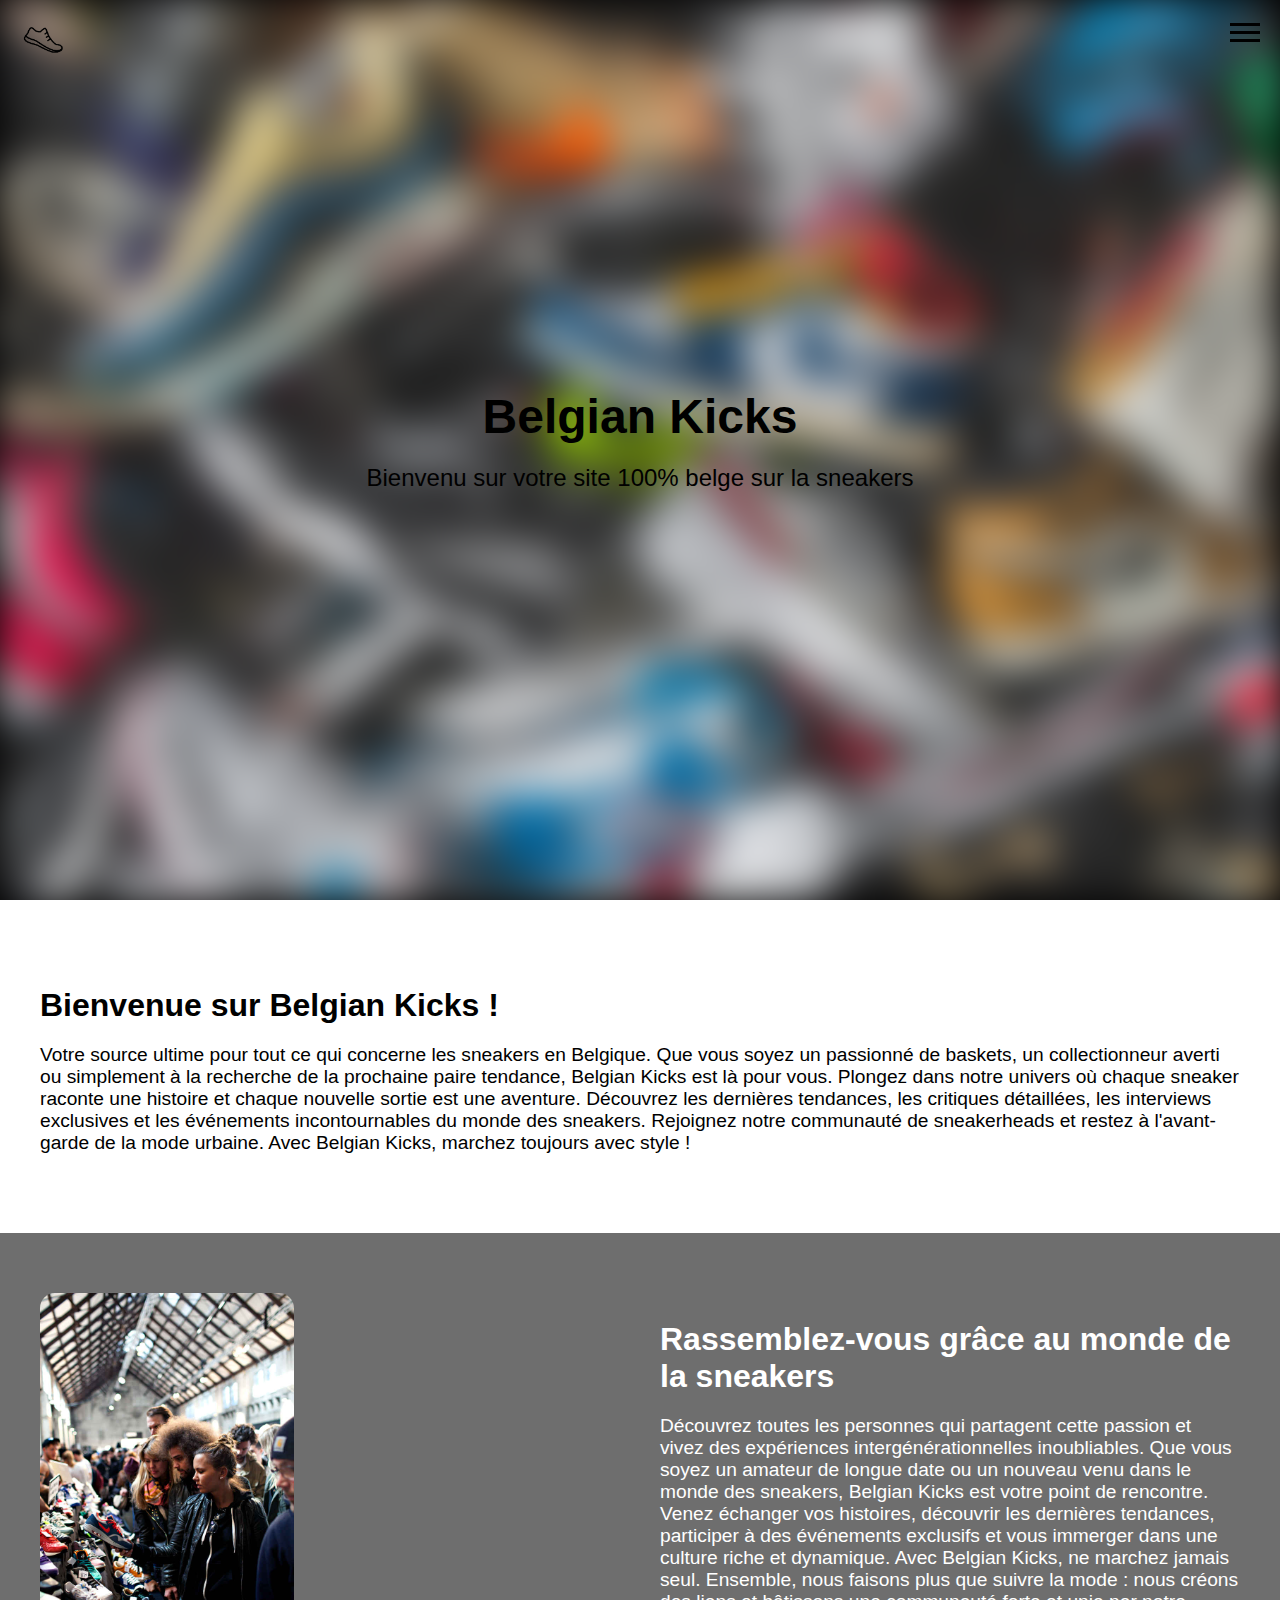
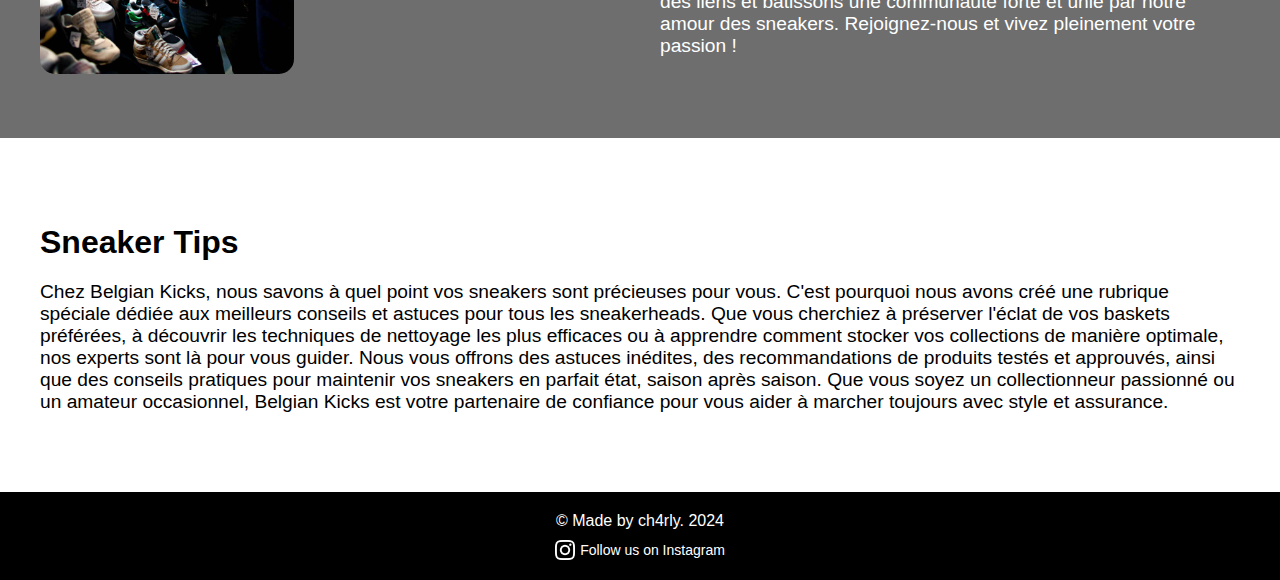
<file: index.html>
<!DOCTYPE html>
<html lang="en">
<head>
    <meta charset="UTF-8">
    <meta name="viewport" content="width=device-width, initial-scale=1.0">
    <title>Sneakers Blog</title>
    <link rel="stylesheet" href="styles.css">
</head>
<body>
    <header class="site-header">
        <div class="container">
            <div class="logo">
                <img src="image/running-shoe-icon-31.png" alt="Sneakers Blog Logo">
            </div>
            <nav class="navbar">
                <input type="checkbox" id="menu-toggle">
                <label for="menu-toggle" class="hamburger" id="menu-icon">
                    <div class="line"></div>
                    <div class="line"></div>
                    <div class="line"></div>
                </label>
                <label for="menu-toggle" class="menu-background" id="menu-background"></label>
                <ul class="menu">
                    <li><a href="index.html">Menu</a></li>
                    <li><a href="news.html">News</a></li>
                    <li><a href="about.html">À propos</a></li>
                    <li><a href="tips.html">Tips</a></li>
                    <li><a href="information.html">Information</a></li>
                </ul>
            </nav>
        </div>
    </header>
    <main>
        <section class="hero">
            <div class="hero-background"></div>
            <div class="hero-content">
                <h1>Belgian Kicks</h1>
                <p>Bienvenu sur votre site 100% belge sur la sneakers</p>
            </div>
        </section>
        <section class="full-width-section white-section">
            <div class="content">
                <h2>Bienvenue sur Belgian Kicks !</h2>
                <p>Votre source ultime pour tout ce qui concerne les sneakers en Belgique. Que vous soyez un passionné de baskets, un collectionneur averti ou simplement à la recherche de la prochaine paire tendance, Belgian Kicks est là pour vous. Plongez dans notre univers où chaque sneaker raconte une histoire et chaque nouvelle sortie est une aventure. Découvrez les dernières tendances, les critiques détaillées, les interviews exclusives et les événements incontournables du monde des sneakers. Rejoignez notre communauté de sneakerheads et restez à l'avant-garde de la mode urbaine. Avec Belgian Kicks, marchez toujours avec style ! </p>
            </div>
        </section>
        <section class="full-width-section gray-section">
            <div class="content flex-row reverse">
                <div class="text-content">
                    <h2>Rassemblez-vous grâce au monde de la sneakers</h2>
                    <p>Découvrez toutes les personnes qui partagent cette passion et vivez des expériences intergénérationnelles inoubliables. Que vous soyez un amateur de longue date ou un nouveau venu dans le monde des sneakers, Belgian Kicks est votre point de rencontre. Venez échanger vos histoires, découvrir les dernières tendances, participer à des événements exclusifs et vous immerger dans une culture riche et dynamique.

                        Avec Belgian Kicks, ne marchez jamais seul. Ensemble, nous faisons plus que suivre la mode : nous créons des liens et bâtissons une communauté forte et unie par notre amour des sneakers. Rejoignez-nous et vivez pleinement votre passion !</p>
                </div>
                <div class="image-content">
                    <img src="image/screen124313.jpg" alt="Event_img">
                </div>
            </div>
        </section>
        <section class="full-width-section white-section">
            <div class="content">
                <h2>Sneaker Tips</h2>
                <p>Chez Belgian Kicks, nous savons à quel point vos sneakers sont précieuses pour vous. C'est pourquoi nous avons créé une rubrique spéciale dédiée aux meilleurs conseils et astuces pour tous les sneakerheads. Que vous cherchiez à préserver l'éclat de vos baskets préférées, à découvrir les techniques de nettoyage les plus efficaces ou à apprendre comment stocker vos collections de manière optimale, nos experts sont là pour vous guider.

                    Nous vous offrons des astuces inédites, des recommandations de produits testés et approuvés, ainsi que des conseils pratiques pour maintenir vos sneakers en parfait état, saison après saison. Que vous soyez un collectionneur passionné ou un amateur occasionnel, Belgian Kicks est votre partenaire de confiance pour vous aider à marcher toujours avec style et assurance.</p>
            </div>
        </section>
    </main>
    <footer class="site-footer">
        <p>&copy; Made by ch4rly. 2024</p>
        <a href="https://www.instagram.com/charlounai/" target="_blank">
            <img src="image/instagram-white-icon (1).jpg" alt="Instagram Logo">
            Follow us on Instagram
        </a>
    </footer>
</body>
</html>
</file>
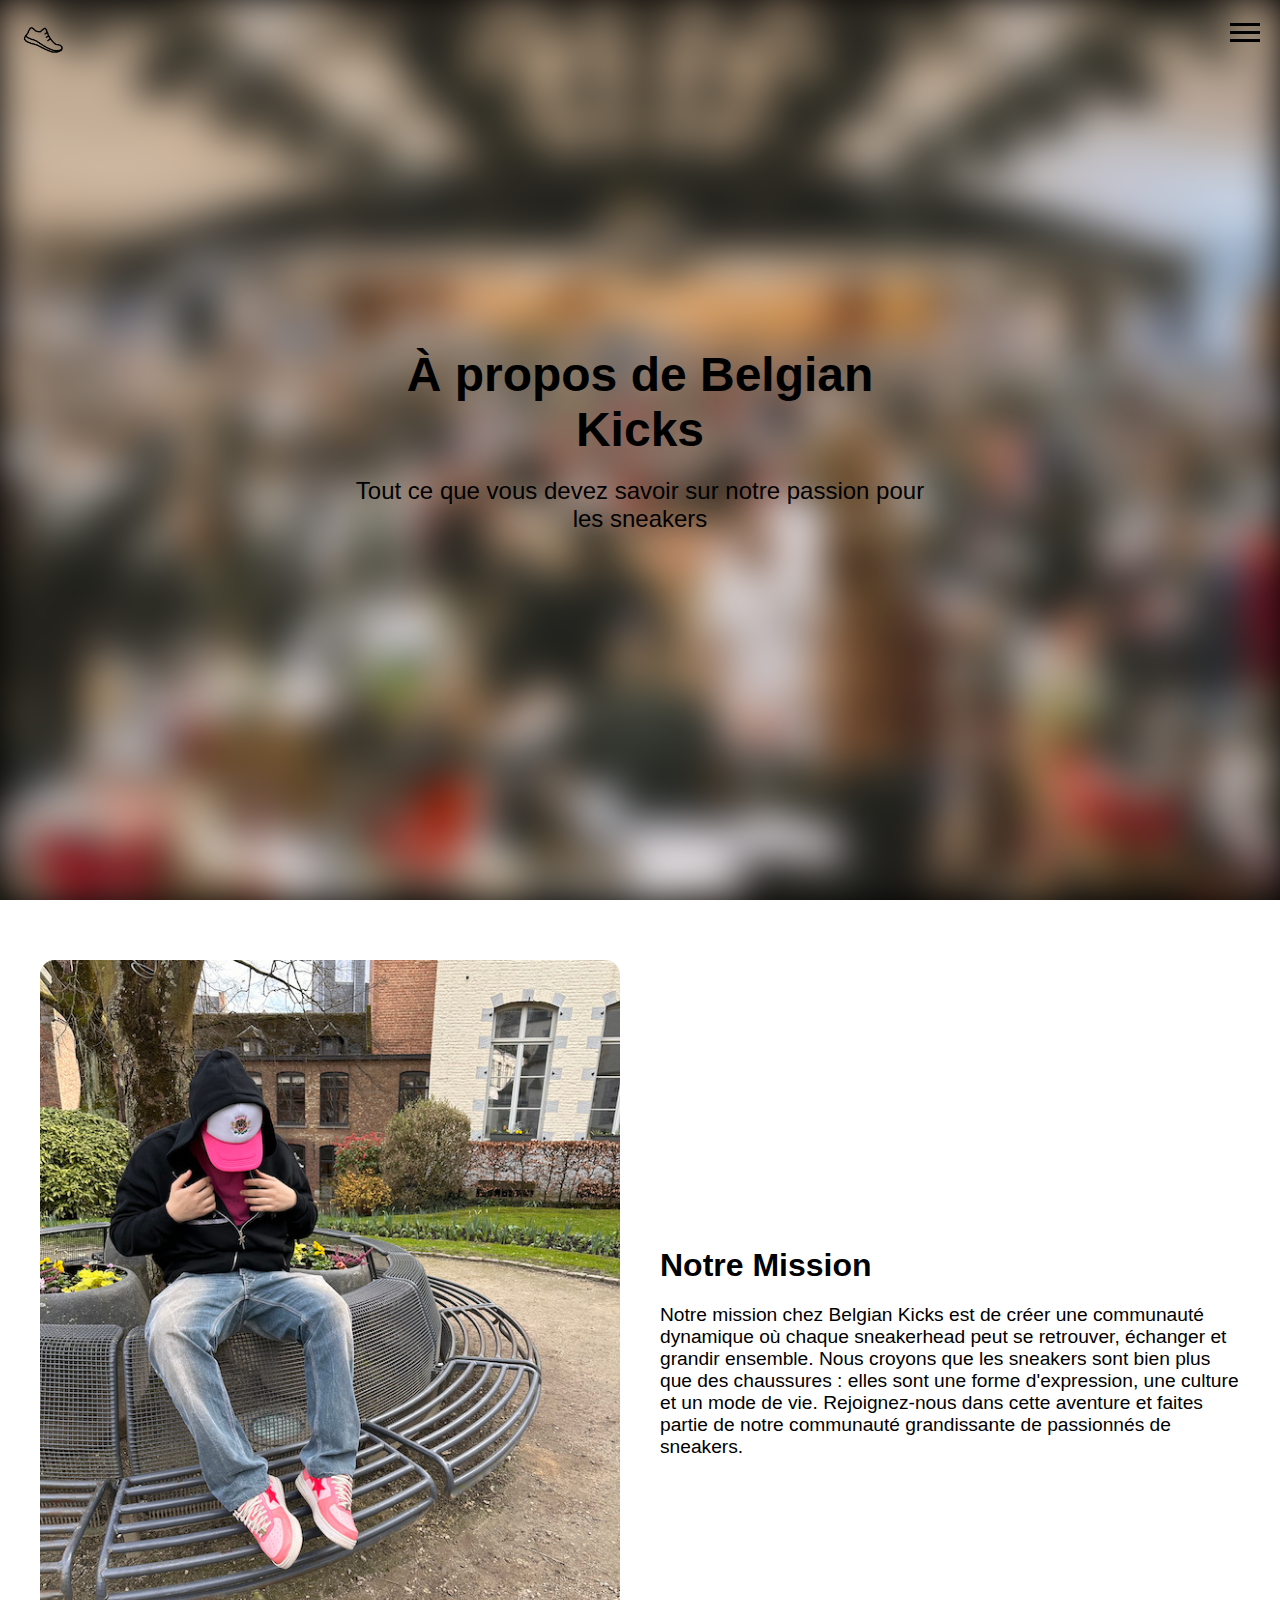
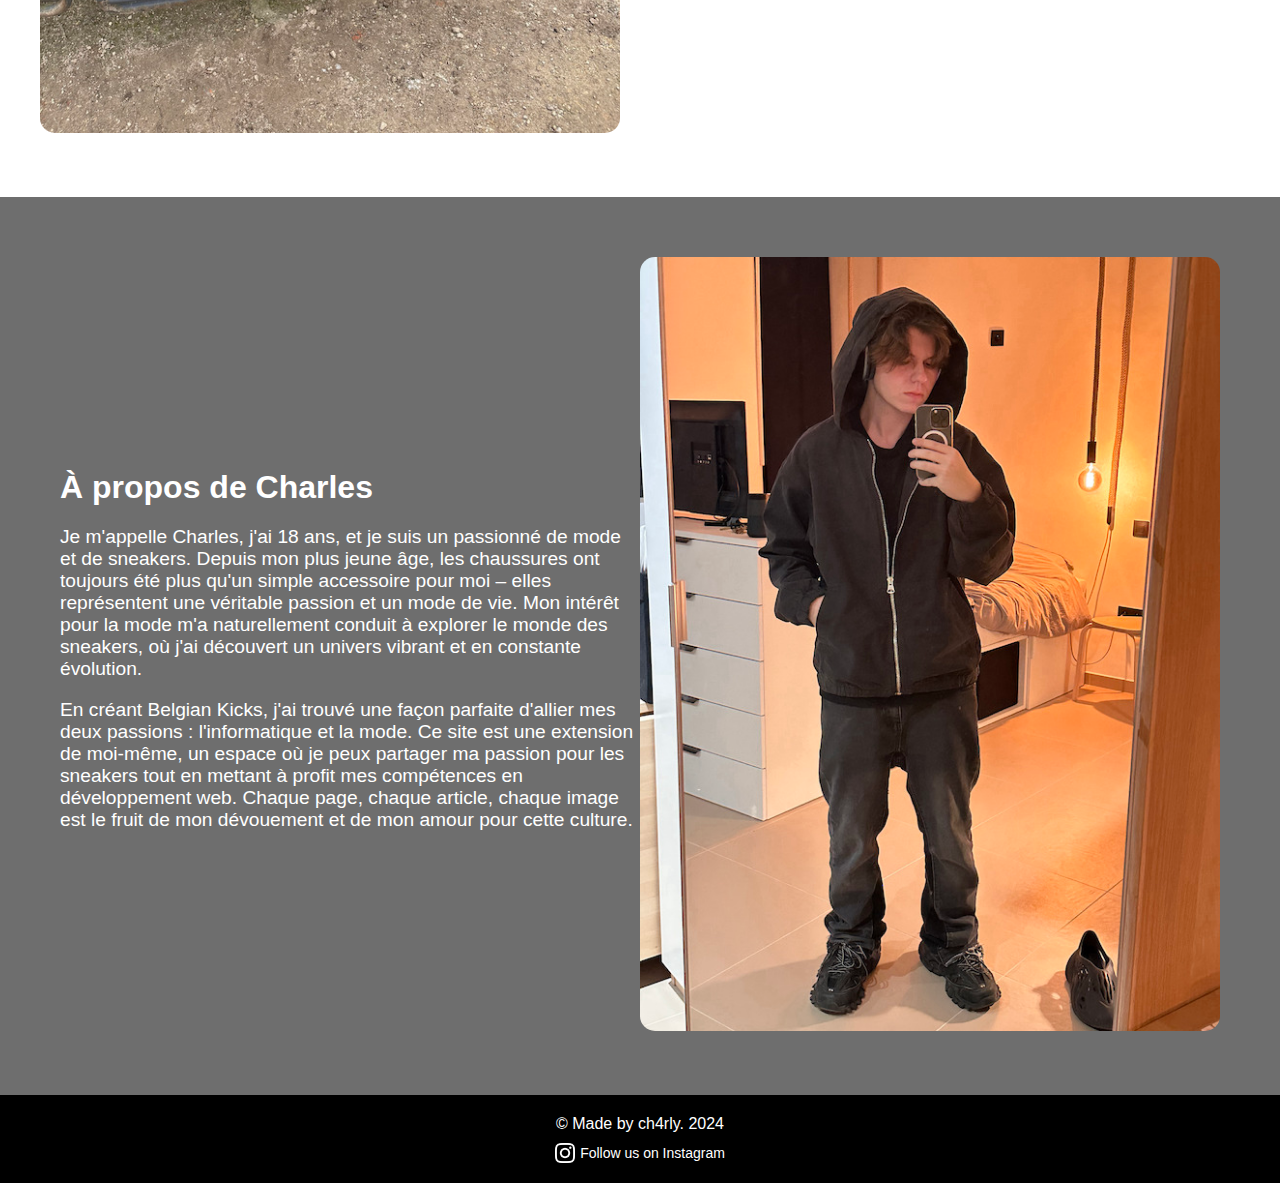
<file: about.html>
<!DOCTYPE html>
<html lang="en">
<head>
    <meta charset="UTF-8">
    <meta name="viewport" content="width=device-width, initial-scale=1.0">
    <title>À propos - Sneakers Blog</title>
    <link rel="stylesheet" href="styles.css">
</head>
<body>
    <header class="site-header">
        <div class="container">
            <div class="logo">
                <img src="image/running-shoe-icon-31.png" alt="Sneakers Blog Logo">
            </div>
            <nav class="navbar">
                <input type="checkbox" id="menu-toggle">
                <label for="menu-toggle" class="hamburger" id="menu-icon">
                    <div class="line"></div>
                    <div class="line"></div>
                    <div class="line"></div>
                </label>
                <label for="menu-toggle" class="menu-background" id="menu-background"></label>
                <ul class="menu">
                    <li><a href="index.html">Menu</a></li>
                    <li><a href="news.html">News</a></li>
                    <li><a href="about.html">À propos</a></li>
                    <li><a href="tips.html">Tips</a></li>
                    <li><a href="information.html">Information</a></li>
                </ul>
            </nav>
        </div>
    </header>
    <main>
        <section class="hero hero-about">
            <div class="hero-background"></div>
            <div class="hero-content hero-content-centered">
                <h1>À propos de Belgian Kicks</h1>
                <p>Tout ce que vous devez savoir sur notre passion pour les sneakers</p>
            </div>
        </section>
        <section class="full-width-section white-section">
            <div class="content flex-row">
                <div class="image-content">
                    <img src="image/IMG_3969.jpg" alt="Photo de Charles">
                </div>
                <div class="text-content">
                    <h2>Notre Mission</h2>
                    <p>Notre mission chez Belgian Kicks est de créer une communauté dynamique où chaque sneakerhead peut se retrouver, échanger et grandir ensemble. Nous croyons que les sneakers sont bien plus que des chaussures : elles sont une forme d'expression, une culture et un mode de vie. Rejoignez-nous dans cette aventure et faites partie de notre communauté grandissante de passionnés de sneakers.</p>
                </div>
            </div>
        </section>
        <section class="full-width-section gray-section">
            <div class="content flex-row">
                <div class="text-content">
                    <h2>À propos de Charles</h2>
                    <p>Je m'appelle Charles, j'ai 18 ans, et je suis un passionné de mode et de sneakers. Depuis mon plus jeune âge, les chaussures ont toujours été plus qu'un simple accessoire pour moi – elles représentent une véritable passion et un mode de vie. Mon intérêt pour la mode m'a naturellement conduit à explorer le monde des sneakers, où j'ai découvert un univers vibrant et en constante évolution.</p>
                    <p>En créant Belgian Kicks, j'ai trouvé une façon parfaite d'allier mes deux passions : l'informatique et la mode. Ce site est une extension de moi-même, un espace où je peux partager ma passion pour les sneakers tout en mettant à profit mes compétences en développement web. Chaque page, chaque article, chaque image est le fruit de mon dévouement et de mon amour pour cette culture.</p>
                </div>
                <div class="image-content">
                    <img src="image/IMG_3112.jpg" alt="Notre Histoire">
                </div>
            </div>
        </section>
    </main>
    <footer class="site-footer">
        <p>&copy; Made by ch4rly. 2024</p>
        <a href="https://www.instagram.com/charlounai/" target="_blank">
            <img src="image/instagram-white-icon (1).jpg" alt="Instagram Logo">
            Follow us on Instagram
        </a>
    </footer>
</body>
</html>
</file>
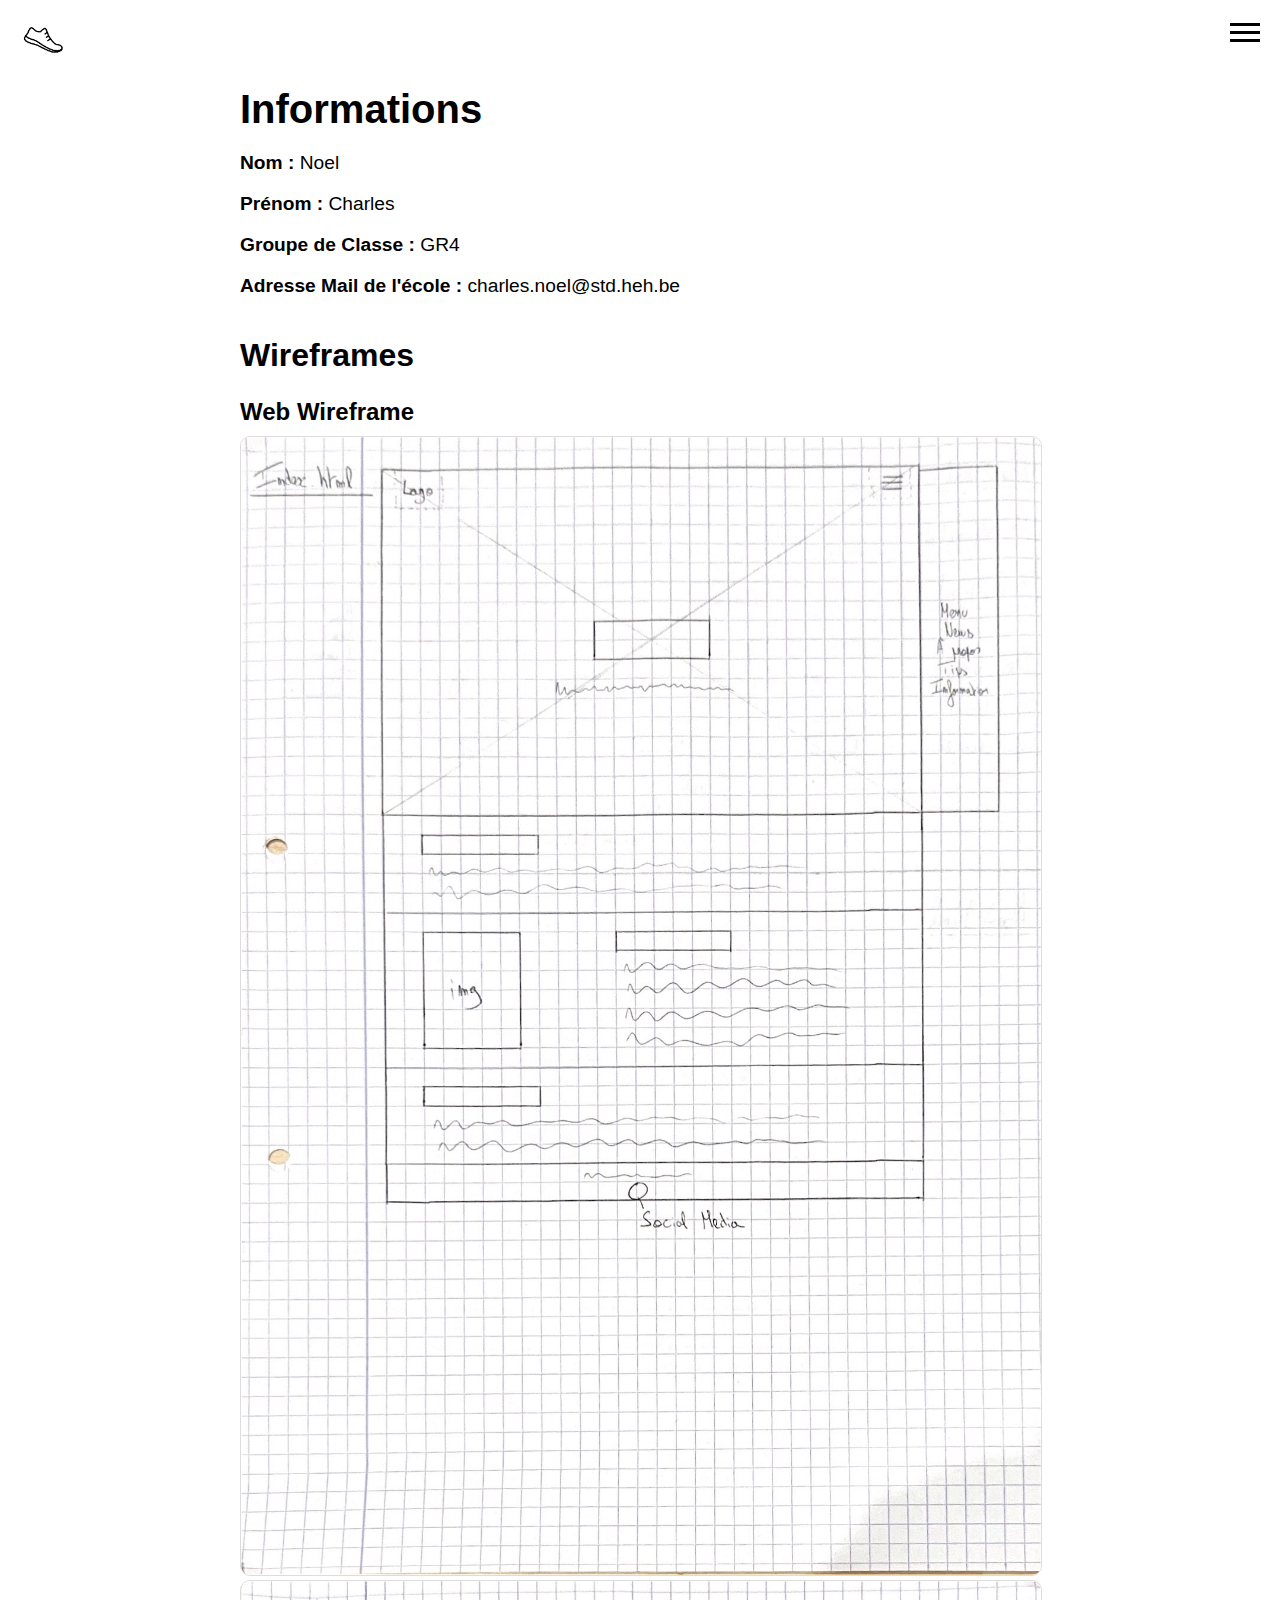
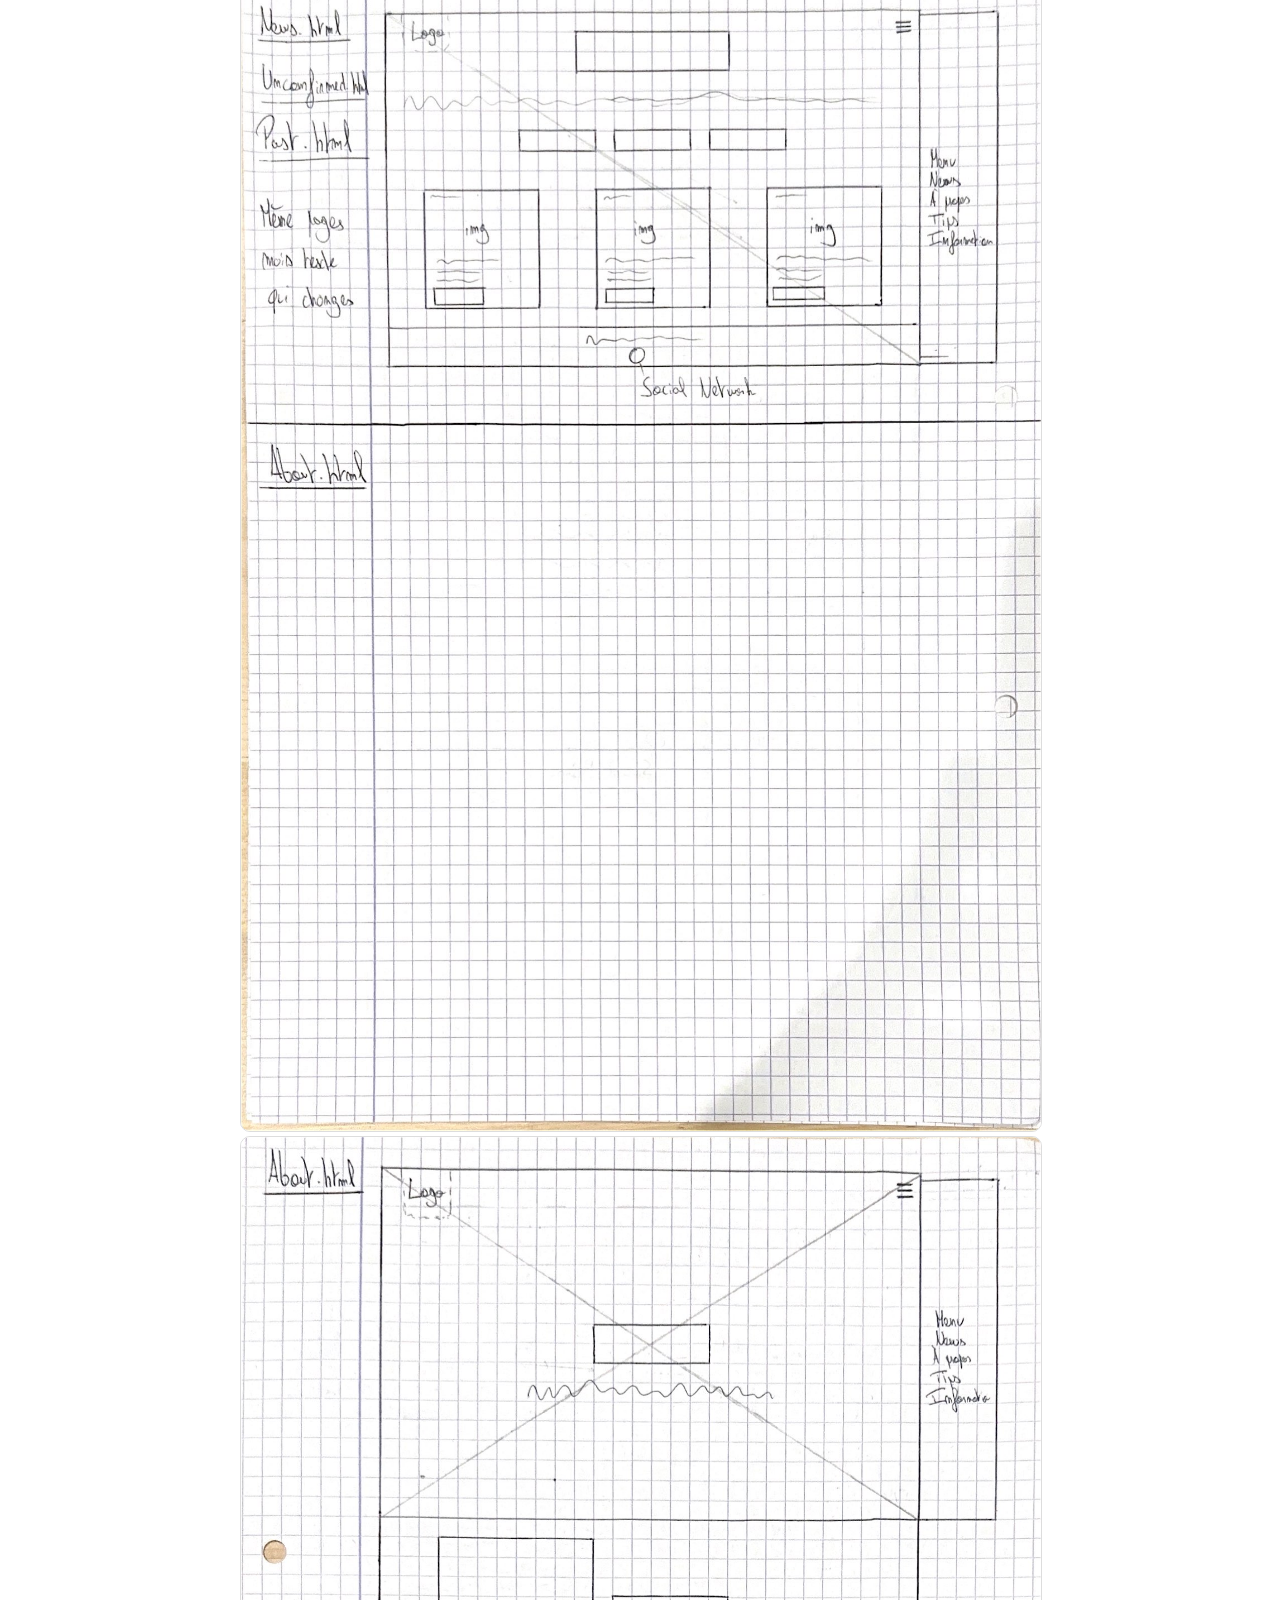
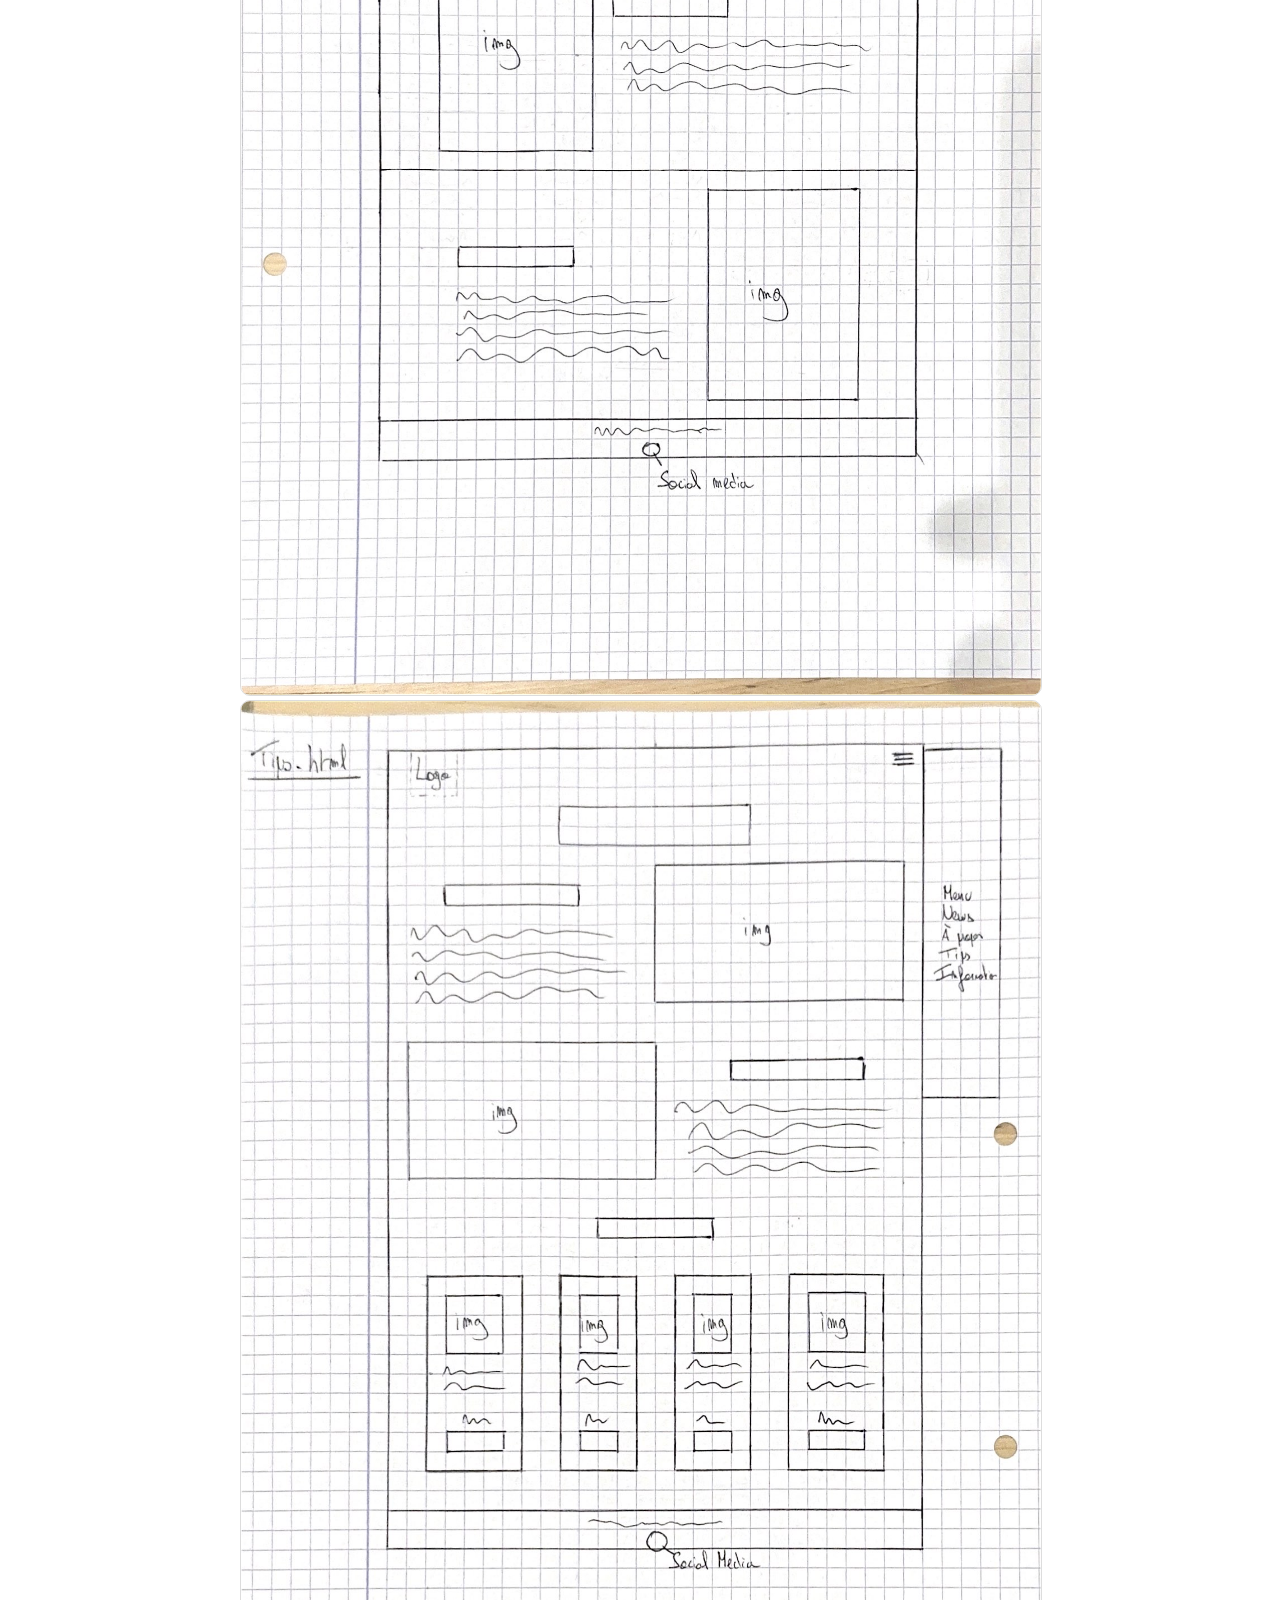
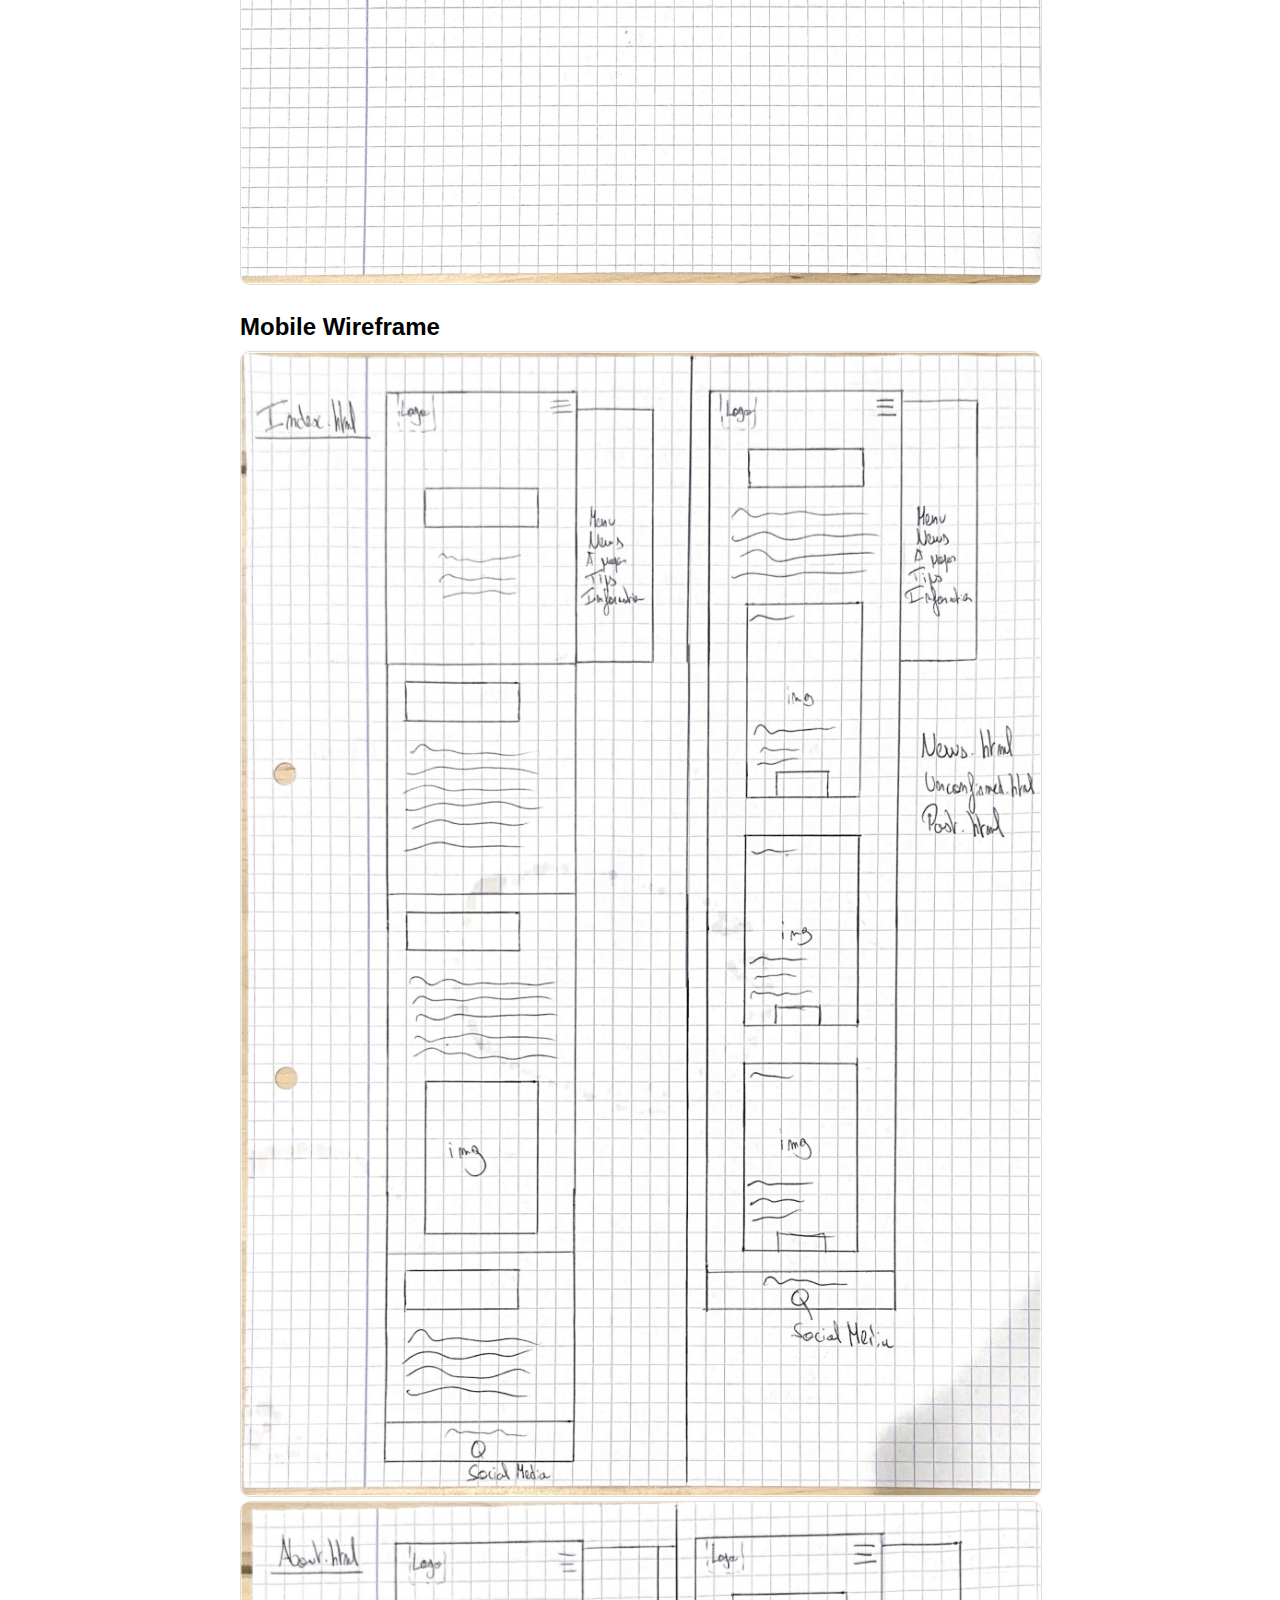
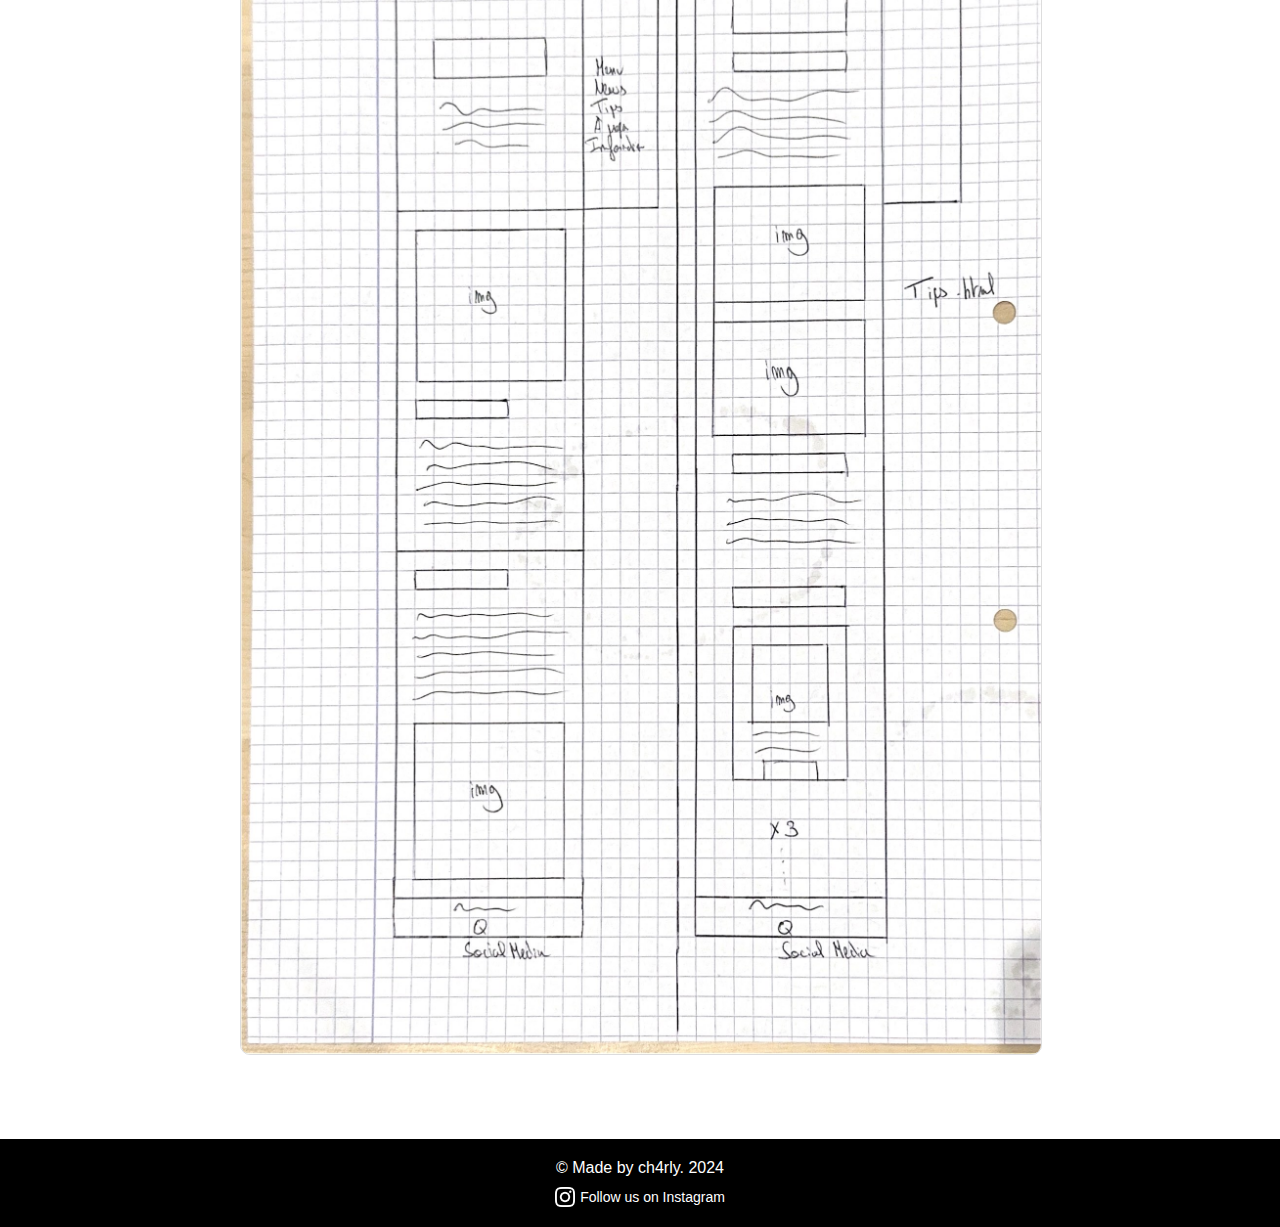
<file: information.html>
<!DOCTYPE html>
<html lang="en">
<head>
    <meta charset="UTF-8">
    <meta name="viewport" content="width=device-width, initial-scale=1.0">
    <title>Information - Sneakers Blog</title>
    <link rel="stylesheet" href="styles.css">
</head>
<body>
    <header class="site-header">
        <div class="container">
            <div class="logo">
                <img src="image/running-shoe-icon-31.png" alt="Sneakers Blog Logo">
            </div>
            <nav class="navbar">
                <input type="checkbox" id="menu-toggle">
                <label for="menu-toggle" class="hamburger" id="menu-icon">
                    <div class="line"></div>
                    <div class="line"></div>
                    <div class="line"></div>
                </label>
                <label for="menu-toggle" class="menu-background" id="menu-background"></label>
                <ul class="menu">
                    <li><a href="index.html">Menu</a></li>
                    <li><a href="news.html">News</a></li>
                    <li><a href="about.html">À propos</a></li>
                    <li><a href="tips.html">Tips</a></li>
                    <li><a href="information.html">Information</a></li>
                </ul>
            </nav>
        </div>
    </header>
    <main>
        <section class="information-section">
            <div class="content">
                <h1>Informations</h1>
                <p><strong>Nom :</strong> Noel </p>
                <p><strong>Prénom :</strong> Charles </p>
                <p><strong>Groupe de Classe :</strong> GR4</p>
                <p><strong>Adresse Mail de l'école :</strong> charles.noel@std.heh.be</p>
                <div class="wireframes">
                    <h2>Wireframes</h2>
                    <div class="wireframe">
                        <h3>Web Wireframe</h3>
                        <img src="image/image0.jpg" alt="Web Wireframe">
                        <img src="image/image1.jpg" alt="Web Wireframe">
                        <img src="image/image2.jpg" alt="Web Wireframe">
                        <img src="image/image3.jpg" alt="Web Wireframe">
                    </div>
                    <div class="wireframe">
                        <h3>Mobile Wireframe</h3>
                        <img src="image/image4.jpg" alt="Mobile Wireframe">
                        <img src="image/image5.jpg" alt="Mobile Wireframe">   
                    </div>
                </div>
            </div>
        </section>
    </main>
    <footer class="site-footer">
        <p>&copy; Made by ch4rly. 2024</p>
        <a href="https://www.instagram.com/charlounai/" target="_blank">
            <img src="image/instagram-white-icon (1).jpg" alt="Instagram Logo">
            Follow us on Instagram
        </a>
    </footer>
</body>
</html>
</file>
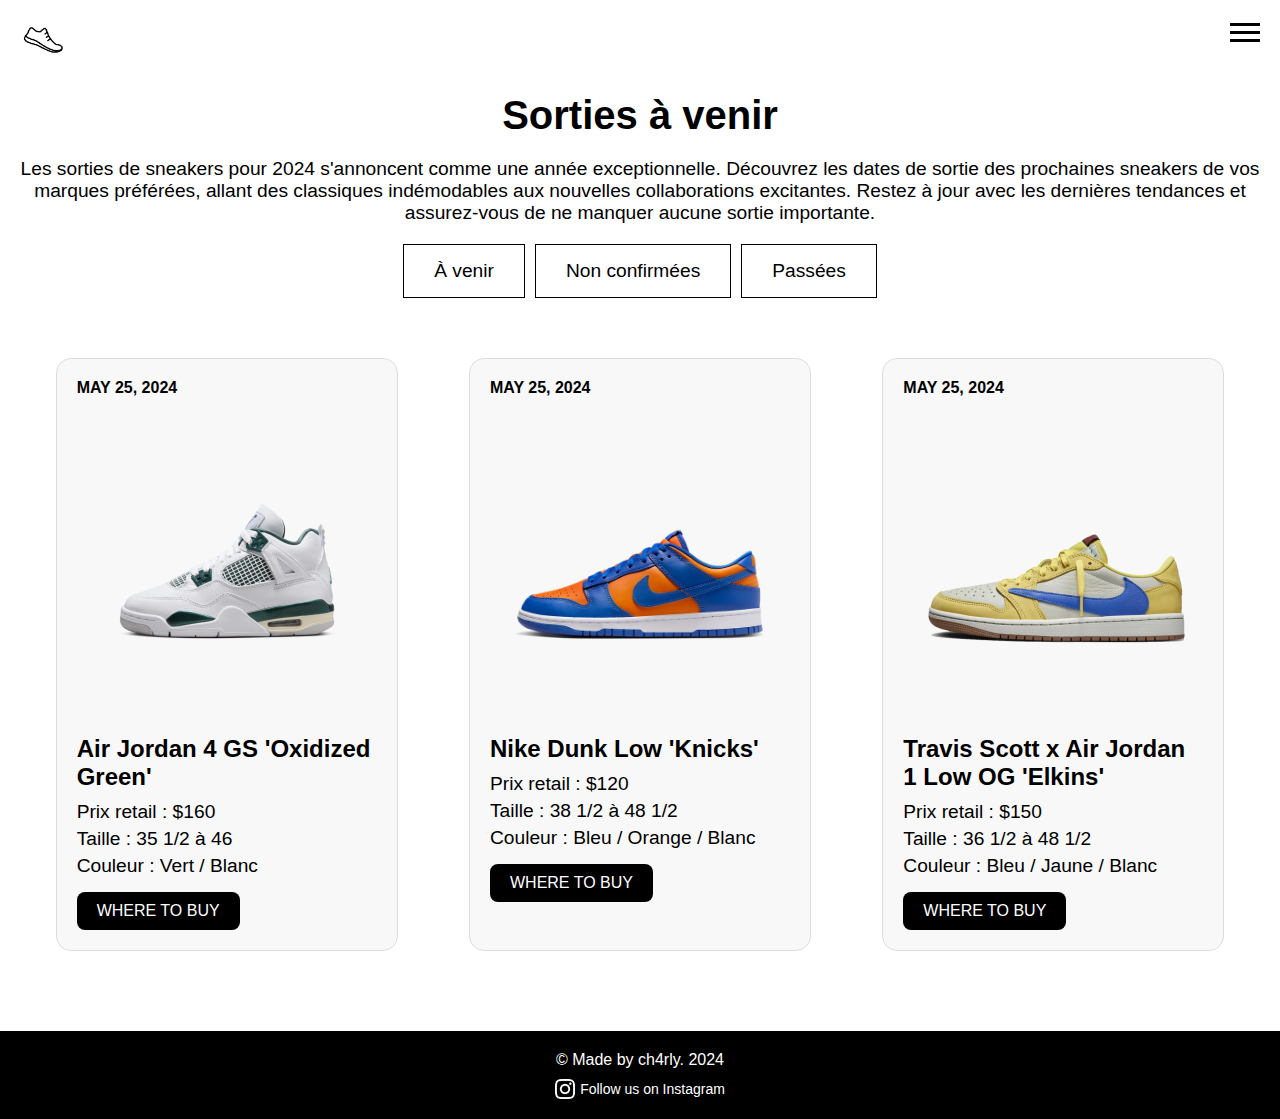
<file: news.html>
<!DOCTYPE html>
<html lang="en">
<head>
    <meta charset="UTF-8">
    <meta name="viewport" content="width=device-width, initial-scale=1.0">
    <title>Tips - Sneakers Blog</title>
    <link rel="stylesheet" href="styles.css">
</head>
<body>
    <header class="site-header">
        <div class="container">
            <div class="logo">
                <img src="image/running-shoe-icon-31.png" alt="Sneakers Blog Logo">
            </div>
            <nav class="navbar">
                <input type="checkbox" id="menu-toggle">
                <label for="menu-toggle" class="hamburger" id="menu-icon">
                    <div class="line"></div>
                    <div class="line"></div>
                    <div class="line"></div>
                </label>
                <label for="menu-toggle" class="menu-background" id="menu-background"></label>
                <ul class="menu">
                    <li><a href="index.html">Menu</a></li>
                    <li><a href="news.html">News</a></li>
                    <li><a href="about.html">À propos</a></li>
                    <li><a href="tips.html">Tips</a></li>
                    <li><a href="information.html">Information</a></li>
                </ul>
            </nav>
        </div>
    </header>
    <main>
        <section class="news-section">
            <h2>Sorties à venir</h2>
            <p>Les sorties de sneakers pour 2024 s'annoncent comme une année exceptionnelle. Découvrez les dates de sortie des prochaines sneakers de vos marques préférées, allant des classiques indémodables aux nouvelles collaborations excitantes. Restez à jour avec les dernières tendances et assurez-vous de ne manquer aucune sortie importante.</p>
            <div class="news-tabs">
                <a href="news.html" class="tab">À venir</a>
                <a href="unconfirmed.html" class="tab">Non confirmées</a>
                <a href="past.html" class="tab">Passées</a>
            </div>
            <div class="news-container">
                <div class="news-item">
                    <div class="news-date">MAY 25, 2024</div>
                    <img src="image/wGiXejb5QnErvvxWZoNfA6GxoMSNvgbOJ2NyPcVG.jpg" alt="Air Jordan 4 GS 'Oxidized Green'">
                    <div class="news-content">
                        <h3>Air Jordan 4 GS 'Oxidized Green'</h3>
                        <p>Prix retail : $160</p>
                        <p>Taille : 35 1/2 à 46</p>
                        <p>Couleur : Vert / Blanc</p>
                        <a href="https://stockx.com/air-jordan-4-retro-oxidized-green-gs" target="_blank"><button>WHERE TO BUY</button></a>
                    </div>
                </div>
                <div class="news-item">
                    <div class="news-date">MAY 25, 2024</div>
                    <img src="image/483857.jpg" alt="Nike Dunk Low 'Knicks'">
                    <div class="news-content">
                        <h3>Nike Dunk Low 'Knicks'</h3>
                        <p>Prix retail : $120</p>
                        <p>Taille : 38 1/2 à 48 1/2</p>
                        <p>Couleur : Bleu / Orange / Blanc</p>
                        <a href="https://stockx.com/nike-dunk-low-knicks" target="_blank"><button>WHERE TO BUY</button></a>
                    </div>
                </div>
                <div class="news-item">
                    <div class="news-date">MAY 25, 2024</div>
                    <img src="image/nGR4cQ1yRVdDreo4bOlrYQMtUGy5EY8zRl6V4UHm.jpg" alt="Travis Scott x Air Jordan 1 Low OG 'Elkins'">
                    <div class="news-content">
                        <h3>Travis Scott x Air Jordan 1 Low OG 'Elkins'</h3>
                        <p>Prix retail : $150</p>
                        <p>Taille : 36 1/2 à 48 1/2</p>
                        <p>Couleur : Bleu / Jaune / Blanc</p>
                        <a href="https://stockx.com/air-jordan-1-retro-low-og-sp-travis-scott-canary-womens" target="_blank"><button>WHERE TO BUY</button></a>
                    </div>
                </div>
            </div>
        </section>
    </main>
    <footer class="site-footer">
        <p>&copy; Made by ch4rly. 2024</p>
        <a href="https://www.instagram.com/charlounai/" target="_blank">
            <img src="image/instagram-white-icon (1).jpg" alt="Instagram Logo">
            Follow us on Instagram
        </a>
    </footer>
</body>
</html>
</file>
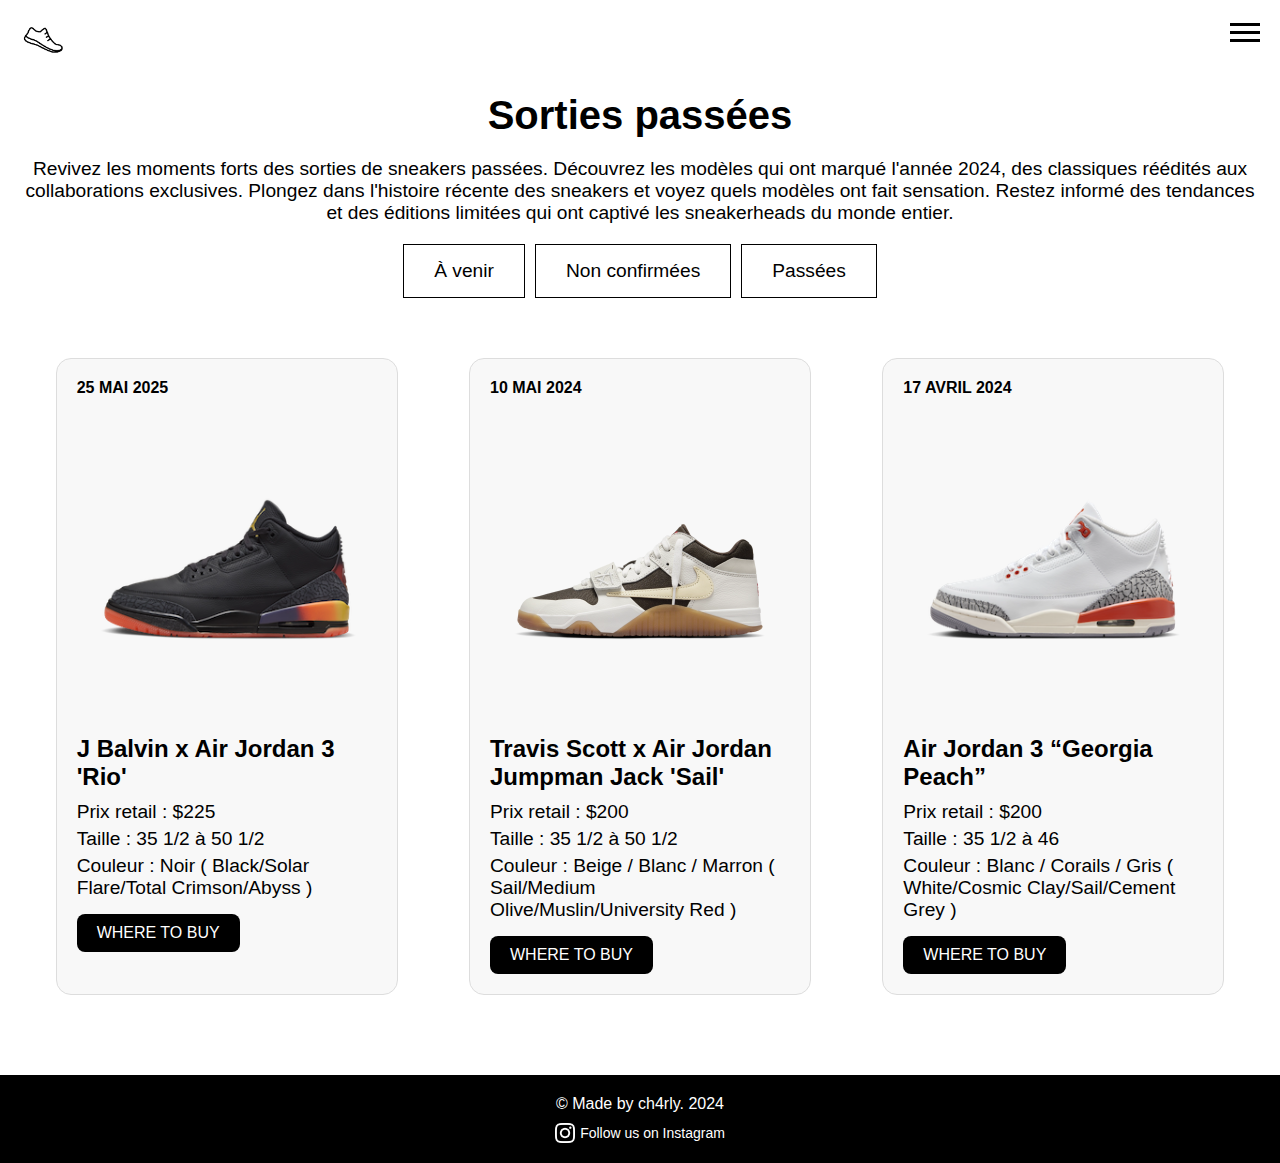
<file: past.html>
<!DOCTYPE html>
<html lang="en">
<head>
    <meta charset="UTF-8">
    <meta name="viewport" content="width=device-width, initial-scale=1.0">
    <title>News - Sneakers Blog</title>
    <link rel="stylesheet" href="styles.css">
</head>
<body>
    <header class="site-header">
        <div class="container">
            <div class="logo">
                <img src="image/running-shoe-icon-31.png" alt="Sneakers Blog Logo">
            </div>
            <nav class="navbar">
                <input type="checkbox" id="menu-toggle">
                <label for="menu-toggle" class="hamburger" id="menu-icon">
                    <div class="line"></div>
                    <div class="line"></div>
                    <div class="line"></div>
                </label>
                <label for="menu-toggle" class="menu-background" id="menu-background"></label>
                <ul class="menu">
                    <li><a href="index.html">Menu</a></li>
                    <li><a href="news.html">News</a></li>
                    <li><a href="about.html">À propos</a></li>
                    <li><a href="tips.html">Tips</a></li>
                    <li><a href="information.html">Information</a></li>
                </ul>
            </nav>
        </div>
    </header>
    <main>
        <section class="news-section">
            <h2>Sorties passées</h2>
            <p>Revivez les moments forts des sorties de sneakers passées. Découvrez les modèles qui ont marqué l'année 2024, des classiques réédités aux collaborations exclusives. Plongez dans l'histoire récente des sneakers et voyez quels modèles ont fait sensation. Restez informé des tendances et des éditions limitées qui ont captivé les sneakerheads du monde entier.</p>
            <div class="news-tabs">
                <a href="news.html" class="tab">À venir</a>
                <a href="unconfirmed.html" class="tab">Non confirmées</a>
                <a href="past.html" class="tab">Passées</a>
            </div>
            <div class="news-container">
                <div class="news-item">
                    <div class="news-date"> 25 MAI 2025</div>
                    <img src="image/g4i3RqBEqwgA7lYyOmToGgsgH5xn8QBtDI25i963.png" alt="J Balvin x Air Jordan 3 'Rio'">
                    <div class="news-content">
                        <h3>J Balvin x Air Jordan 3 'Rio'</h3>
                        <p>Prix retail : $225</p>
                        <p>Taille : 35 1/2 à 50 1/2</p>
                        <p>Couleur : Noir ( Black/Solar Flare/Total Crimson/Abyss )</p>
                        <a href="https://stockx.com/air-jordan-3-retro-j-balvin-rio" target="_blank"><button>WHERE TO BUY</button></a>
                    </div>
                </div>
                <div class="news-item">
                    <div class="news-date"> 10 MAI 2024</div>
                    <img src="image/zqKszkLzFecsrDivaCQFqmMBQXy1KWdt3YcqibzY.jpg" alt="Travis Scott x Air Jordan Jumpman Jack 'Sail'">
                    <div class="news-content">
                        <h3>Travis Scott x Air Jordan Jumpman Jack 'Sail'</h3>
                        <p>Prix retail : $200</p>
                        <p>Taille : 35 1/2 à 50 1/2</p>
                        <p>Couleur : Beige / Blanc / Marron ( Sail/Medium Olive/Muslin/University Red )</p>
                        <a href="https://stockx.com/air-jordan-cut-the-check-tr-travis-scott-sail" target="_blank"><button>WHERE TO BUY</button></a>
                    </div>
                </div>
                <div class="news-item">
                    <div class="news-date"> 17 AVRIL 2024</div>
                    <img src="image/SZ7ixMeZWUfzC5beVFhqNRXXqZ6dE5Pbn7pIAVrl.png" alt="Air Jordan 3 “Georgia Peach”">
                    <div class="news-content">
                        <h3>Air Jordan 3 “Georgia Peach”</h3>
                        <p>Prix retail : $200</p>
                        <p>Taille : 35 1/2 à 46</p>
                        <p>Couleur : Blanc / Corails / Gris ( White/Cosmic Clay/Sail/Cement Grey )</p>
                        <a href="https://stockx.com/air-jordan-3-retro-georgia-peach-womens" target="_blank"><button>WHERE TO BUY</button></a>
                    </div>
                </div>
            </div>
        </section>
    </main>
    <footer class="site-footer">
        <p>&copy; Made by ch4rly. 2024</p>
        <a href="https://www.instagram.com/charlounai/" target="_blank">
            <img src="image/instagram-white-icon (1).jpg" alt="Instagram Logo">
            Follow us on Instagram
        </a>
    </footer>
</body>
</html>
</file>
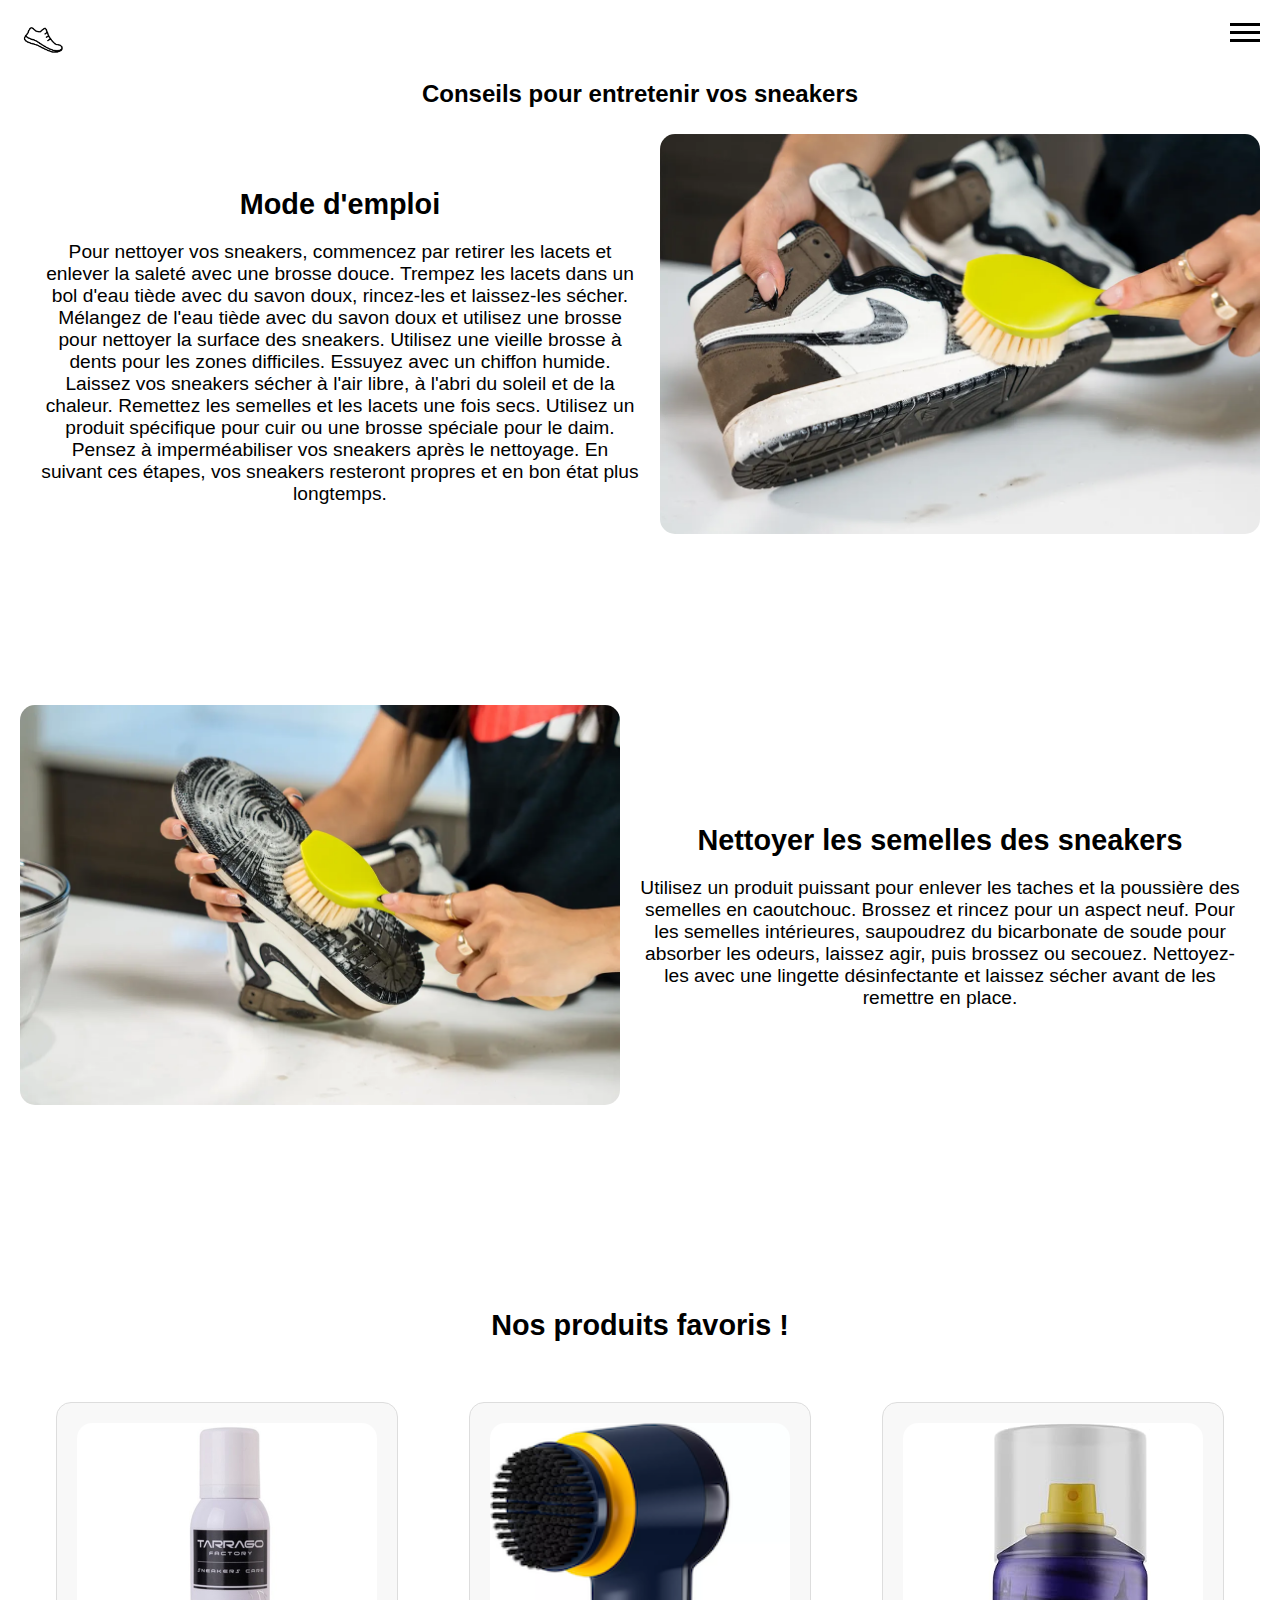
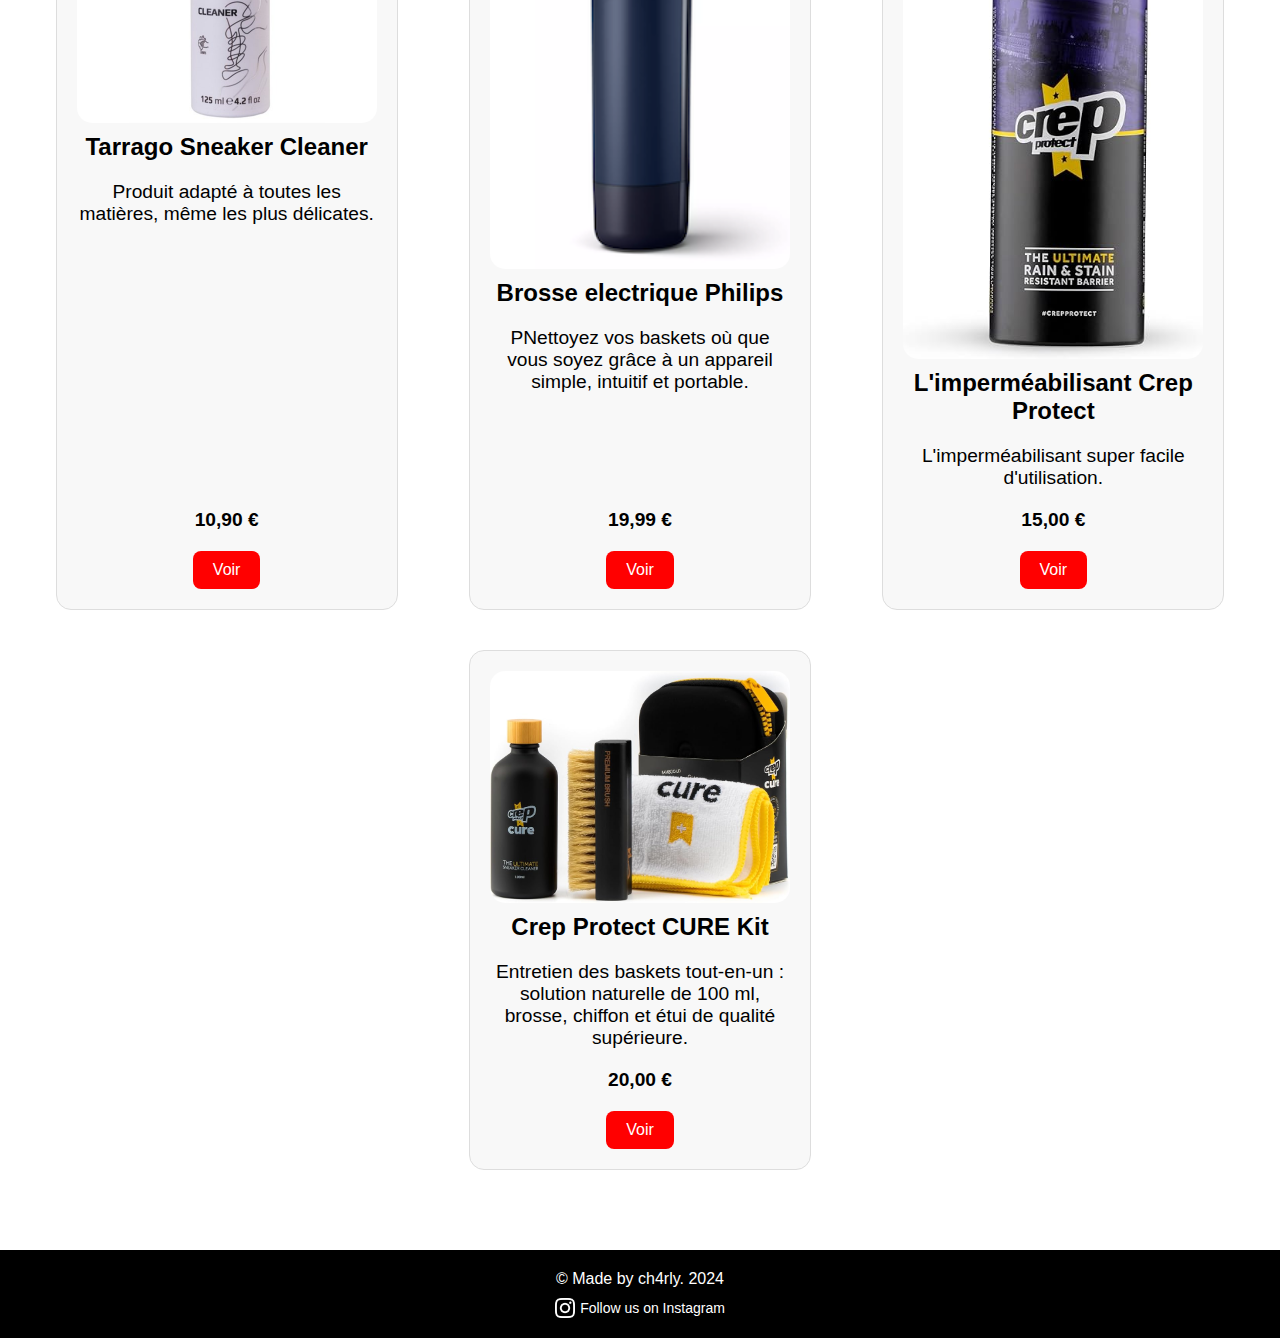
<file: tips.html>
<!DOCTYPE html>
<html lang="en">
<head>
    <meta charset="UTF-8">
    <meta name="viewport" content="width=device-width, initial-scale=1.0">
    <title>Tips - Sneakers Blog</title>
    <link rel="stylesheet" href="styles.css">
</head>
<body>
    <header class="site-header">
        <div class="container">
            <div class="logo">
                <img src="image/running-shoe-icon-31.png" alt="Sneakers Blog Logo">
            </div>
            <nav class="navbar">
                <input type="checkbox" id="menu-toggle">
                <label for="menu-toggle" class="hamburger" id="menu-icon">
                    <div class="line"></div>
                    <div class="line"></div>
                    <div class="line"></div>
                </label>
                <label for="menu-toggle" class="menu-background" id="menu-background"></label>
                <ul class="menu">
                    <li><a href="index.html">Menu</a></li>
                    <li><a href="news.html">News</a></li>
                    <li><a href="about.html">À propos</a></li>
                    <li><a href="tips.html">Tips</a></li>
                    <li><a href="information.html">Information</a></li>
                </ul>
            </nav>
        </div>
    </header>
    <main>
        <section class="tips-section white-section">
            <div class="content">
                <h2>Conseils pour entretenir vos sneakers</h2>
                <div class="tips-container">
                    <div class="tip">
                        <h3>Mode d'emploi</h3>
                        <p>Pour nettoyer vos sneakers, commencez par retirer les lacets et enlever la saleté avec une brosse douce. Trempez les lacets dans un bol d'eau tiède avec du savon doux, rincez-les et laissez-les sécher. Mélangez de l'eau tiède avec du savon doux et utilisez une brosse pour nettoyer la surface des sneakers. Utilisez une vieille brosse à dents pour les zones difficiles. Essuyez avec un chiffon humide. Laissez vos sneakers sécher à l'air libre, à l'abri du soleil et de la chaleur. Remettez les semelles et les lacets une fois secs. Utilisez un produit spécifique pour cuir ou une brosse spéciale pour le daim. Pensez à imperméabiliser vos sneakers après le nettoyage. En suivant ces étapes, vos sneakers resteront propres et en bon état plus longtemps.
                        </p>
                    </div>
                    <div class="image">
                        <img src="image/hgizduhzizuhed.jpg" alt="Nettoyage des sneakers">
                    </div>
                </div>
            </div>
        </section>
        <section class="tips-section gray-section">
            <div class="content">
                <div class="tips-container">
                    <div class="image">
                        <img src="image/semelles.jpeg" alt="Nettoyer les semelles">
                    </div>
                    <div class="tip">
                        <h3>Nettoyer les semelles des sneakers</h3>
                        <p>Utilisez un produit puissant pour enlever les taches et la poussière des semelles en caoutchouc. Brossez et rincez pour un aspect neuf. Pour les semelles intérieures, saupoudrez du bicarbonate de soude pour absorber les odeurs, laissez agir, puis brossez ou secouez. Nettoyez-les avec une lingette désinfectante et laissez sécher avant de les remettre en place.</p>
                    </div>
                </div>
            </div>
        </section>
        <section class="tips-section white-section">
            <div class="content">
                <h3>Nos produits favoris !</h3>
                <div class="products-container">
                    <div class="product">
                        <img src="image/nettoyant_chaussures.png" alt="Tarrago Sneaker Cleaner">
                        <h4>Tarrago Sneaker Cleaner</h4>
                        <p>Produit adapté à toutes les matières, même les plus délicates.</p>
                        <span>10,90 €</span>
                        <a href="https://www.amazon.com.be/-/nl/sportschoenen-natuurlijke-ingredi%C3%ABnten-transparant-fabrieksmaat/dp/B01NAJMJB3/ref=asc_df_B01NAJMJB3/?tag=begogshpadd0d-21&linkCode=df0&hvadid=633350938690&hvpos=&hvnetw=g&hvrand=10990693760587658273&hvpone=&hvptwo=&hvqmt=&hvdev=c&hvdvcmdl=&hvlocint=&hvlocphy=1001360&hvtargid=pla-439233006859&psc=1&mcid=ebbe9c6a72f33491861e4732d277a675&language=fr_BE" class="btn">Voir</a> 
                    </div>
                    <div class="product">
                        <img src="image/vrs_a6c74cca18e34521d57297c01031dc041db7b34a.png" alt="Philips Nettoyeur de Baskets">
                        <h4>Brosse electrique Philips</h4>
                        <p>PNettoyez vos baskets où que vous soyez grâce à un appareil simple, intuitif et portable.</p>
                        <span>19,99 €</span>
                        <a href="https://www.amazon.com.be/dp/B08TLSB2XD/ref=asc_df_B08TLSB2XD/?tag=beslistbe22-21&creative=380333&creativeASIN=B08TLSB2XD&linkCode=asn&language=nl_BE&ascsubtag=97d925b4-5698-4a66-a6f6-72e5b526d417&th=1" class="btn">Voir</a> 
                    </div>
                    <div class="product">
                        <img src="image/61t4Z6+N0sL._AC_SY695_.jpg" alt="L'imperméabilisant Crep Protect">
                        <h4>L'imperméabilisant Crep Protect</h4>
                        <p>L'imperméabilisant super facile d'utilisation.</p>
                        <span>15,00 €</span>
                        <a href="https://www.amazon.com.be/-/nl/Crep-Protect-Spray-zwart-zwart/dp/B07F5CFSKT/ref=asc_df_B07F5CFSKT/?tag=begogshpadd0d-21&linkCode=df0&hvadid=689035062705&hvpos=&hvnetw=g&hvrand=18352014362176949384&hvpone=&hvptwo=&hvqmt=&hvdev=c&hvdvcmdl=&hvlocint=&hvlocphy=1001360&hvtargid=pla-573464310172&psc=1&mcid=61196449cbda32ada798ab6736eabbf7" class="btn">Voir</a> 
                    </div>
                    <div class="product">
                        <img src="image/71QNPheFkoL._AC_SY695_.jpg" alt="Crep Protect CURE Kit">
                        <h4>Crep Protect CURE Kit</h4>
                        <p>Entretien des baskets tout-en-un : solution naturelle de 100 ml, brosse, chiffon et étui de qualité supérieure.</p>
                        <span>20,00 €</span>
                        <a href="https://eu.crepprotect.com/products/crep-protect-cure-travel-kit" class="btn">Voir</a> 
                    </div>
                </div>
            </div>
        </section>
    </main>
    <footer class="site-footer">
        <p>&copy; Made by ch4rly. 2024</p>
        <a href="https://www.instagram.com/charlounai/" target="_blank">
            <img src="image/instagram-white-icon (1).jpg" alt="Instagram Logo">
            Follow us on Instagram
        </a>
    </footer>
</body>
</html>
</file>
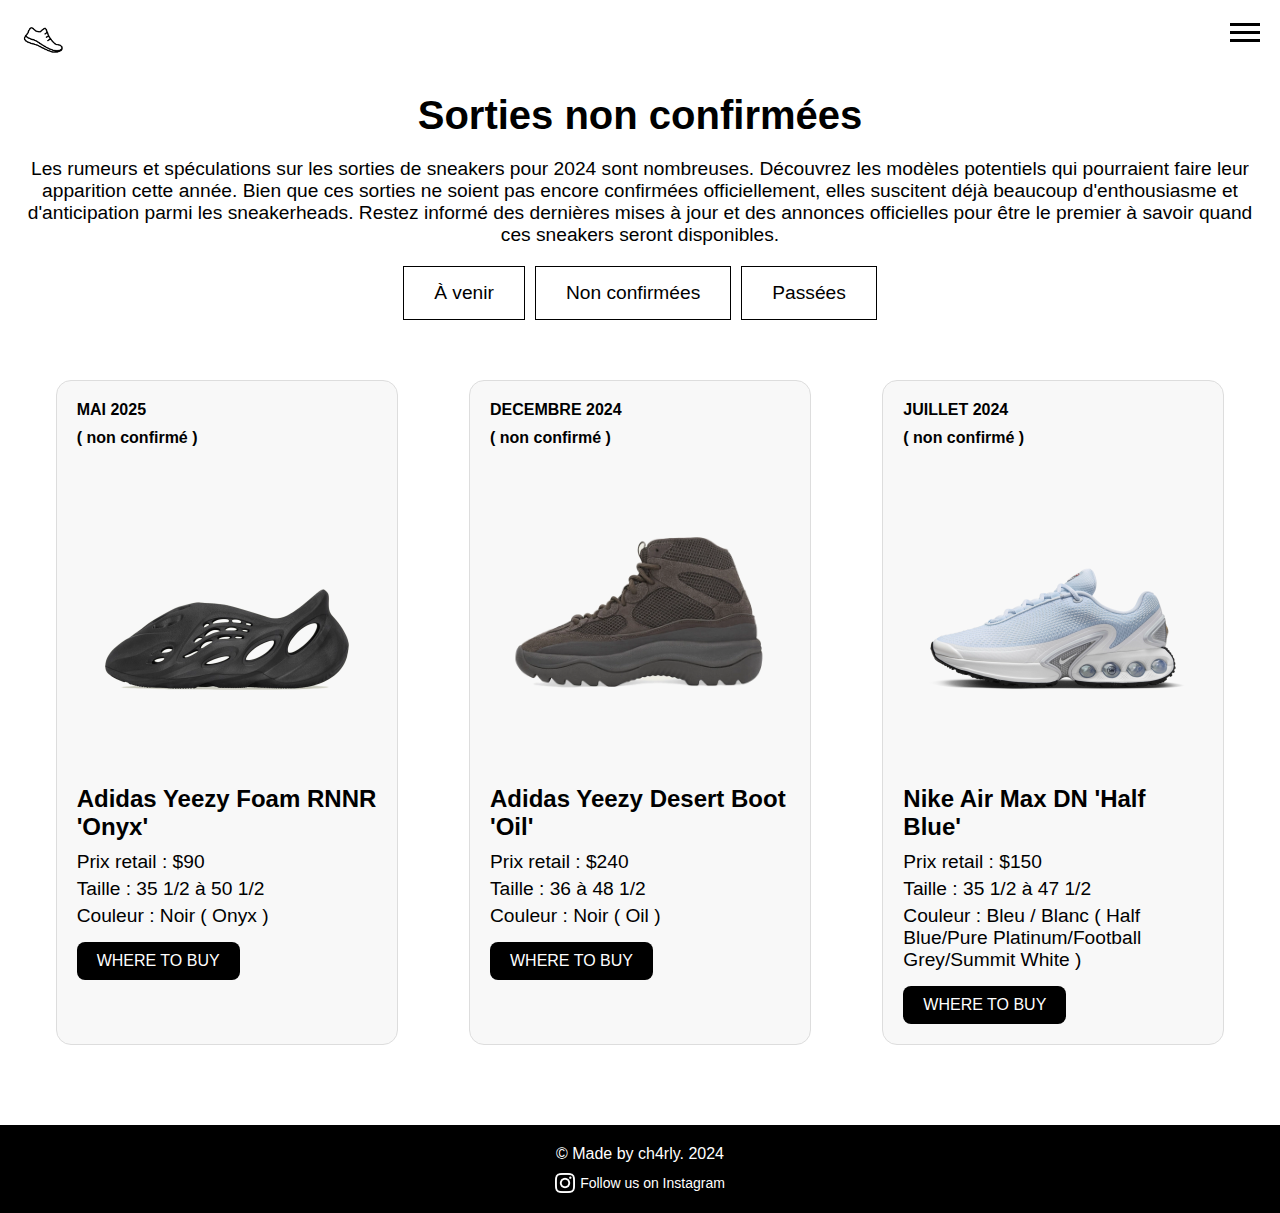
<file: unconfirmed.html>
<!DOCTYPE html>
<html lang="en">
<head>
    <meta charset="UTF-8">
    <meta name="viewport" content="width=device-width, initial-scale=1.0">
    <title>News - Sneakers Blog</title>
    <link rel="stylesheet" href="styles.css">
</head>
<body>
    <header class="site-header">
        <div class="container">
            <div class="logo">
                <img src="image/running-shoe-icon-31.png" alt="Sneakers Blog Logo">
            </div>
            <nav class="navbar">
                <input type="checkbox" id="menu-toggle">
                <label for="menu-toggle" class="hamburger" id="menu-icon">
                    <div class="line"></div>
                    <div class="line"></div>
                    <div class="line"></div>
                </label>
                <label for="menu-toggle" class="menu-background" id="menu-background"></label>
                <ul class="menu">
                    <li><a href="index.html">Menu</a></li>
                    <li><a href="news.html">News</a></li>
                    <li><a href="about.html">À propos</a></li>
                    <li><a href="tips.html">Tips</a></li>
                    <li><a href="information.html">Information</a></li>
                </ul>
            </nav>
        </div>
    </header>
    <main>
        <section class="news-section">
            <h2>Sorties non confirmées</h2>
            <p>Les rumeurs et spéculations sur les sorties de sneakers pour 2024 sont nombreuses. Découvrez les modèles potentiels qui pourraient faire leur apparition cette année. Bien que ces sorties ne soient pas encore confirmées officiellement, elles suscitent déjà beaucoup d'enthousiasme et d'anticipation parmi les sneakerheads. Restez informé des dernières mises à jour et des annonces officielles pour être le premier à savoir quand ces sneakers seront disponibles.</p>
            <div class="news-tabs">
                <a href="news.html" class="tab">À venir</a>
                <a href="unconfirmed.html" class="tab">Non confirmées</a>
                <a href="past.html" class="tab">Passées</a>
            </div>
            <div class="news-container">
                <div class="news-item">
                    <div class="news-date"> MAI 2025</div>
                    <div class="news-date">( non confirmé ) </div>
                    <img src="image/llPGq846ZV11djwtQ5FUhRdb158HYQY5SgSRkEiQ.jpg" alt="adidas Yeezy Foam RNNR 'Onyx'">
                    <div class="news-content">
                        <h3>Adidas Yeezy Foam RNNR 'Onyx'</h3>
                        <p>Prix retail : $90</p>
                        <p>Taille : 35 1/2 à 50 1/2</p>
                        <p>Couleur : Noir ( Onyx )</p>
                        <a href="https://stockx.com/adidas-yeezy-foam-rnnr-onyx" target="_blank"><button>WHERE TO BUY</button></a>
                    </div>
                </div>
                <div class="news-item">
                    <div class="news-date"> DECEMBRE 2024</div>
                    <div class="news-date">( non confirmé ) </div>
                    <img src="image/121003.jpg" alt="Adidas Yeezy Desert Boot 'Oil'">
                    <div class="news-content">
                        <h3>Adidas Yeezy Desert Boot 'Oil'</h3>
                        <p>Prix retail : $240</p>
                        <p>Taille : 36 à 48 1/2</p>
                        <p>Couleur : Noir ( Oil )</p>
                        <a href="https://stockx.com/adidas-yeezy-desert-boot-oil" target="_blank"><button>WHERE TO BUY</button></a>
                    </div>
                </div>
                <div class="news-item">
                    <div class="news-date">JUILLET 2024</div>
                    <div class="news-date">( non confirmé ) </div>
                    <img src="image/0eNBV4sSpR2AQhHGbkZzfJmaH2NwGLgjmxAP2SGW.jpg" alt="Nike Air Max DN 'Half Blue'">
                    <div class="news-content">
                        <h3>Nike Air Max DN 'Half Blue'</h3>
                        <p>Prix retail : $150</p>
                        <p>Taille : 35 1/2 à 47 1/2</p>
                        <p>Couleur : Bleu / Blanc ( Half Blue/Pure Platinum/Football Grey/Summit White )</p>
                        <a href="https://stockx.com/nike-air-max-dn-half-blue-womens" target="_blank"><button>WHERE TO BUY</button></a>
                    </div>
                </div>
            </div>
        </section>
    </main>
    <footer class="site-footer">
        <p>&copy; Made by ch4rly. 2024</p>
        <a href="https://www.instagram.com/charlounai/" target="_blank">
            <img src="image/instagram-white-icon (1).jpg" alt="Instagram Logo">
            Follow us on Instagram
        </a>
    </footer>
</body>
</html>
</file>
<file: styles.css>
body {
    font-family: 'Helvetica Neue', Helvetica, Arial, sans-serif;
    margin: 0;
    padding: 0;
    background-color: rgb(0, 0, 0);
    color: white;
    display: flex;
    flex-direction: column;
    min-height: 100vh;
}

.site-header {
    background-color: black;
    position: fixed;
    width: 100%;
    top: 0;
    z-index: 1000;
    display: flex;
    justify-content: space-between;
    align-items: center;
    padding: 0 20px;
    box-shadow: 0 2px 4px rgba(0, 0, 0, 0.1);
}

.logo {
    position: absolute;
    top: 20px;
    left: 20px;
}

.logo img {
    height: 40px;
}

.navbar {
    position: fixed;
    top: 20px;
    right: 20px;
    display: flex;
    align-items: center;
}

.hamburger {
    display: flex;
    flex-direction: column;
    justify-content: space-around;
    width: 30px;
    height: 25px;
    cursor: pointer;
    z-index: 1001;
}

.hamburger .line {
    width: 100%;
    height: 3px;
    background-color: black;
}

#menu-toggle {
    display: none;
}

.menu-background {
    display: none;
}

#menu-toggle:checked ~ .menu-background {
    display: block;
    position: fixed;
    top: 0;
    left: 0;
    width: 100vw;
    height: 100vh;
    background: rgba(0, 0, 0, 0.5);
    z-index: 900;
}

.menu {
    position: fixed;
    top: 0;
    right: -250px;
    width: 250px;
    height: 100vh;
    background-color: black;
    display: flex;
    flex-direction: column;
    justify-content: center;
    align-items: center;
    transition: right 0.3s ease;
    list-style: none;
    padding: 0;
    margin: 0;
    z-index: 1000;
}

.menu li {
    margin: 20px 0;
}

.menu a {
    color: white;
    text-decoration: none;
    font-size: 18px;
}

#menu-toggle:checked ~ .menu {
    right: 0;
}

main {
    flex: 1;
}

.hero {
    position: relative;
    height: 100vh;
    display: flex;
    align-items: center;
    justify-content: center;
    text-align: center;
    overflow: hidden;
}

.hero-background {
    position: absolute;
    top: 0;
    left: 0;
    right: 0;
    bottom: 0;
    background-image: url('image/sneakerheads.jpeg');
    background-size: cover;
    background-attachment: fixed;
    background-position: center;
    filter: blur(20px);
    z-index: -1;
}

.hero-content {
    max-width: 600px;
    margin: 0 auto;
    position: relative;
    z-index: 1;
    color: black;
}

.hero-content-centered {
    text-align: center;
    max-width: 600px;
    margin: 0 auto;
    position: relative;
    z-index: 1;
    color: black;
}

.hero-content h1 {
    font-size: 3em;
    margin: 0 0 20px;
}

.hero-content p {
    font-size: 1.5em;
    margin: 0 0 20px;
}

.full-width-section {
    width: 100%;
    padding: 60px 20px;
    box-sizing: border-box;
}

.black-section {
    background-color: black;
}

.gray-section {
    background-color: #6e6e6e;
}

.white-section {
    background-color: white;
    color: black;
}

.full-width-section .content {
    max-width: 1200px;
    margin: 0 auto;
}

.full-width-section .content img {
    max-width: 100%;
    height: auto;
}

.full-width-section .content h2 {
    font-size: 2em;
    margin-bottom: 20px;
}

.full-width-section .content p {
    font-size: 1.2em;
}

.flex-row {
    display: flex;
    align-items: center;
    justify-content: space-between;
}

.flex-row .text-content {
    flex: 1;
    margin-left: 20px;
}

.flex-row .image-content {
    flex: 1;
    margin-right: 20px;
}

.flex-row .image-content img {
    max-width: 100%;
    height: auto;
    border-radius: 15px;
}

.flex-row.reverse {
    flex-direction: row-reverse;
}

.site-footer {
    background-color: #000000;
    color: #ffffff;
    text-align: center;
    padding: 20px;
    margin-top: auto;
}

.site-footer p {
    margin: 0;
}

.site-footer a {
    color: white;
    text-decoration: none;
    font-size: 14px;
    display: flex;
    align-items: center;
    justify-content: center;
    margin-top: 10px;
}

.site-footer a img {
    margin-right: 5px;
    height: 20px;
    vertical-align: middle;
}

.news-section {
    text-align: center;
    padding: 60px 20px;
    background-color: white;
    color: black;
}

.news-section h2 {
    font-size: 2.5em;
    margin-bottom: 20px;
}

.news-section p {
    font-size: 1.2em;
    margin-bottom: 20px;
}

.news-tabs {
    display: flex;
    justify-content: center;
    margin-bottom: 40px;
}

.tab {
    background-color: white;
    color: black;
    padding: 15px 30px;
    border: 1px solid black;
    margin: 0 5px;
    cursor: pointer;
    font-size: 1.2em;
    text-decoration: none;
    transition: background-color 0.3s, color 0.3s;
}

.tab:hover, .tab.active {
    background-color: black;
    color: white;
}

.news-container {
    display: flex;
    flex-wrap: wrap;
    justify-content: space-around;
}

.news-item {
    background-color: #f8f8f8;
    border: 1px solid #ddd;
    margin: 20px;
    padding: 20px;
    max-width: 300px;
    text-align: left;
    border-radius: 15px;
    transition: box-shadow 0.3s ease;
}

.news-item:hover {
    box-shadow: 0 4px 8px rgba(0, 0, 0, 0.2);
}

.news-item img {
    max-width: 100%;
    height: auto;
    border-radius: 15px;
}

.news-date {
    font-size: 1em;
    font-weight: bold;
    margin-bottom: 10px;
}

.news-content h3 {
    font-size: 1.5em;
    margin-bottom: 10px;
}

.news-content p {
    margin: 5px 0;
}

.news-content button {
    background-color: black;
    color: white;
    padding: 10px 20px;
    border: none;
    cursor: pointer;
    font-size: 1em;
    margin-top: 10px;
    border-radius: 8px;
    transition: background-color 0.3s ease;
}

.news-content button:hover {
    background-color: #333;
}

.tips-section {
    text-align: center;
    padding: 60px 20px;
    background-color: white;
    color: black;
}

.tips-title {
    font-size: 3em;
    margin-bottom: 60px;
    text-align: center;
}

.tips-section p {
    font-size: 1.2em;
    margin-bottom: 20px;
}

.tips-section h3 {
    font-size: 1.8em;
    margin-top: 40px;
    margin-bottom: 20px;
}

.tips-container {
    display: flex;
    align-items: center;
    justify-content: space-between;
    margin-bottom: 40px;
}

.tips-container .tip {
    flex: 1;
    padding: 20px;
}

.tips-container .image {
    flex: 1;
    text-align: center;
}

.tips-container .image img {
    max-width: 100%;
    height: auto;
    border-radius: 15px;
}

.products-container {
    display: flex;
    flex-wrap: wrap;
    justify-content: space-around;
    margin-top: 40px;
}

.product {
    background-color: #f8f8f8;
    border: 1px solid #ddd;
    margin: 20px;
    padding: 20px;
    max-width: 300px;
    text-align: center;
    border-radius: 15px;
    transition: box-shadow 0.3s ease;
    display: flex;
    flex-direction: column;
    justify-content: space-between;
}

.product:hover {
    box-shadow: 0 4px 8px rgba(0, 0, 0, 0.2);
}

.product img {
    max-width: 100%;
    height: auto;
    border-radius: 15px;
}

.product h4 {
    font-size: 1.5em;
    margin: 10px 0;
}

.product p {
    margin: 10px 0;
    flex-grow: 1;
}

.product span {
    display: block;
    margin: 10px 0;
    font-size: 1.2em;
    font-weight: bold;
}

.product a.btn {
    display: inline-block;
    background-color: red;
    color: white;
    padding: 10px 20px;
    border: none;
    cursor: pointer;
    font-size: 1em;
    margin-top: 10px;
    border-radius: 8px;
    transition: background-color 0.3s ease;
    text-decoration: none;
    text-align: center;
    align-self: center;
}

.product a.btn:hover {
    background-color: darkred;
}

@media (max-width: 768px) {
    .navbar {
        padding: 10px;
    }
    .flex-row,
    .flex-row.reverse,
    .tips-container {
        flex-direction: column;
    }
    .flex-row .text-content,
    .flex-row .image-content,
    .flex-row.reverse .text-content,
    .flex-row.reverse .image-content,
    .tips-container .tip,
    .tips-container .image {
        margin: 10px 0;
    }
}

.hero-about .hero-background {
    background-image: url('image/Couverture-44.jpg');
    background-size: cover;
    background-position: center;
    filter: blur(20px);
}

.hero-content-left {
    text-align: left;
}

.testimonial {
    display: flex;
    flex-direction: column;
    align-items: center;
    justify-content: center;
    padding: 60px 20px;
    background-color: black;
}

.testimonial-content {
    flex: 1;
    max-width: 600px;
}

.centered-content {
    text-align: center;
    margin-left: auto;
    margin-right: auto;
    padding: 20px;
}

.testimonial-text {
    display: flex;
    flex-direction: column;
    gap: 20px;
    text-align: left;
    padding: 20px;
}

.testimonial-images {
    display: flex;
    justify-content: center;
    gap: 20px;
    padding: 20px;
}

.testimonial-images img {
    max-width: 100%;
    height: auto;
    border-radius: 15px;
}

.testimonial-content h2 {
    font-size: 2em;
    margin-bottom: 20px;
}

.testimonial-content p {
    font-size: 1.2em;
    margin-bottom: 20px;
}

.core-value {
    font-size: 1em;
    font-weight: bold;
    margin-top: 20px;
    color: gray;
}

.testimonial-image {
    flex: 1;
    max-width: 500px;
    text-align: right;
}

.testimonial-image img {
    max-width: 100%;
    border-radius: 15px;
}

.presentation {
    padding: 60px 20px;
    background-color: white;
    color: black;
    text-align: left;
}

.presentation h2 {
    font-size: 2.5em;
    margin-bottom: 20px;
}

.presentation p {
    font-size: 1.2em;
    margin-bottom: 20px;
    line-height: 1.6;
}
.information-section {
    padding: 60px 20px;
    background-color: white;
    color: black;
    text-align: left;
}

.information-section .content {
    max-width: 800px;
    margin: 0 auto;
}

.information-section h1 {
    font-size: 2.5em;
    margin-bottom: 20px;
}

.information-section p {
    font-size: 1.2em;
    margin-bottom: 10px;
}

.wireframes {
    margin-top: 40px;
}

.wireframes h2 {
    font-size: 2em;
    margin-bottom: 20px;
}

.wireframe {
    margin-bottom: 20px;
}

.wireframe h3 {
    font-size: 1.5em;
    margin-bottom: 10px;
}

.wireframe img {
    max-width: 100%;
    height: auto;
    border-radius: 10px;
    border: 1px solid #ddd;
}
</file>
